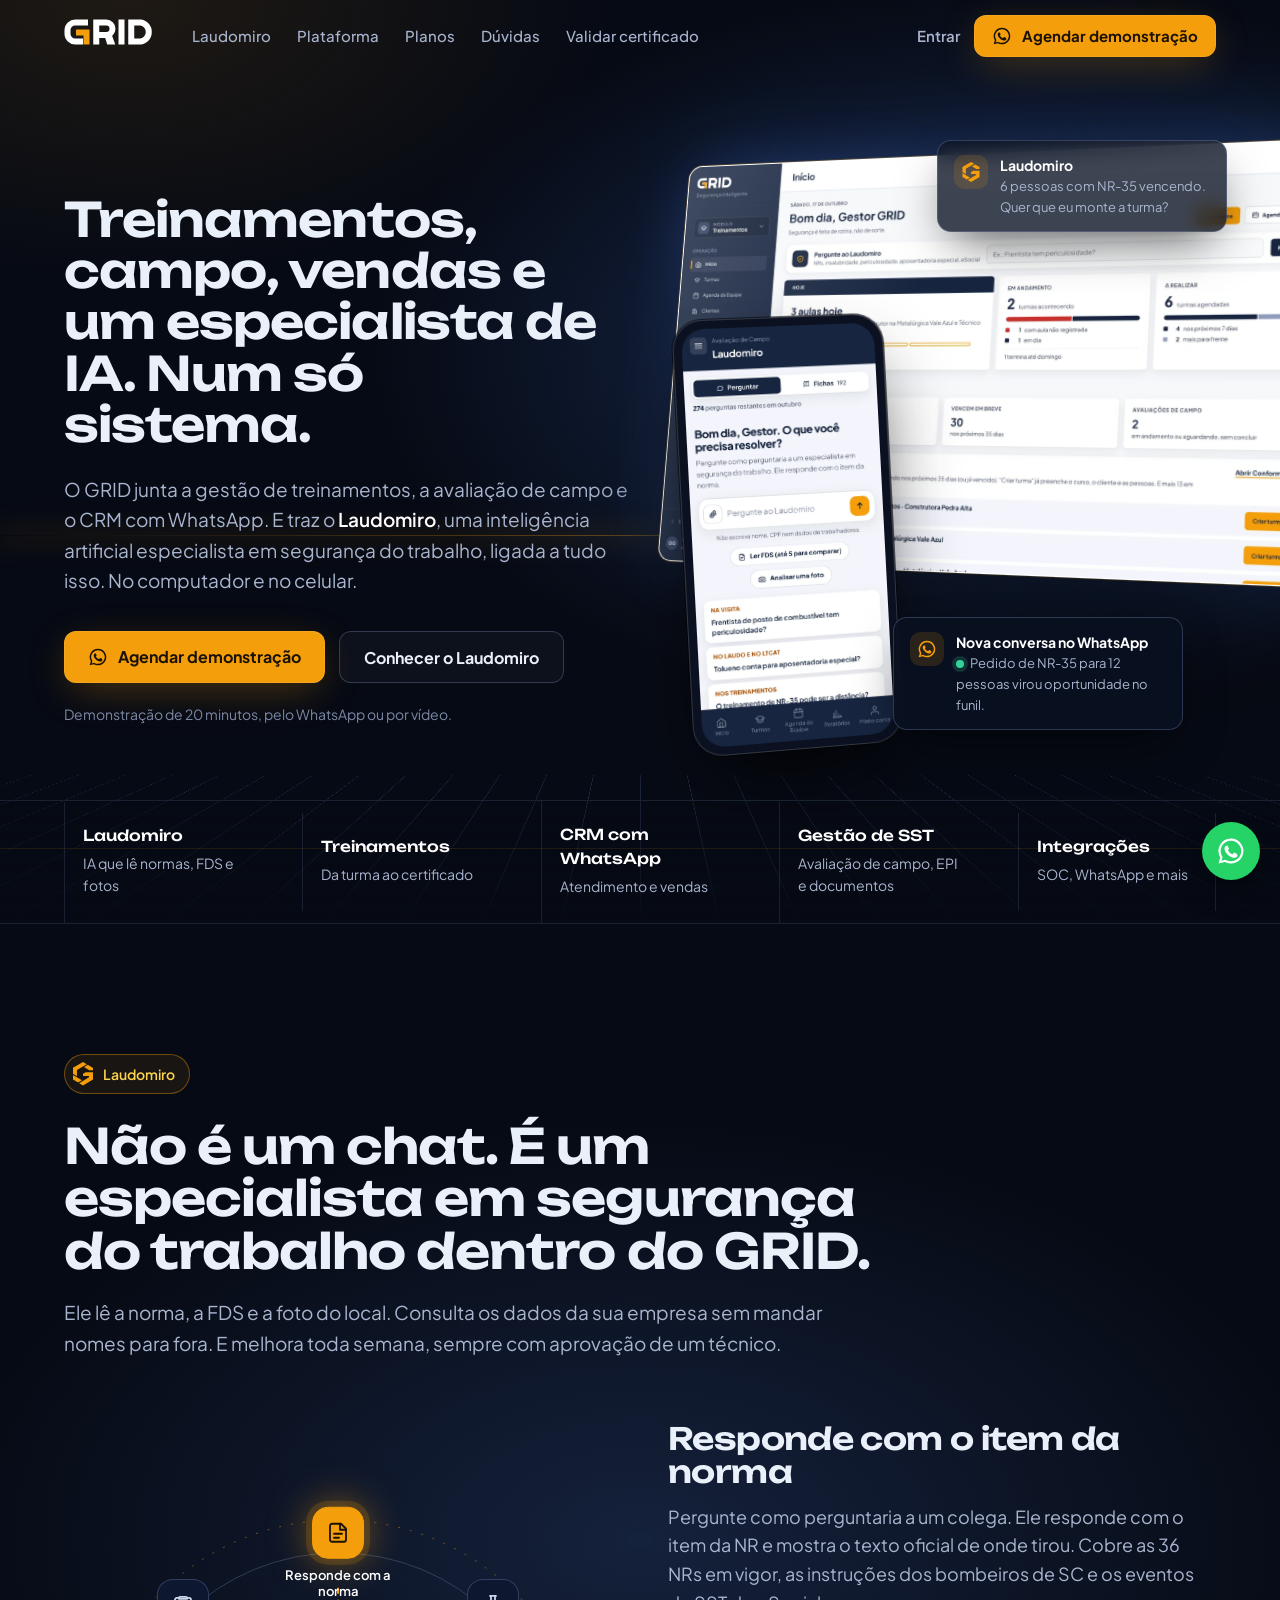
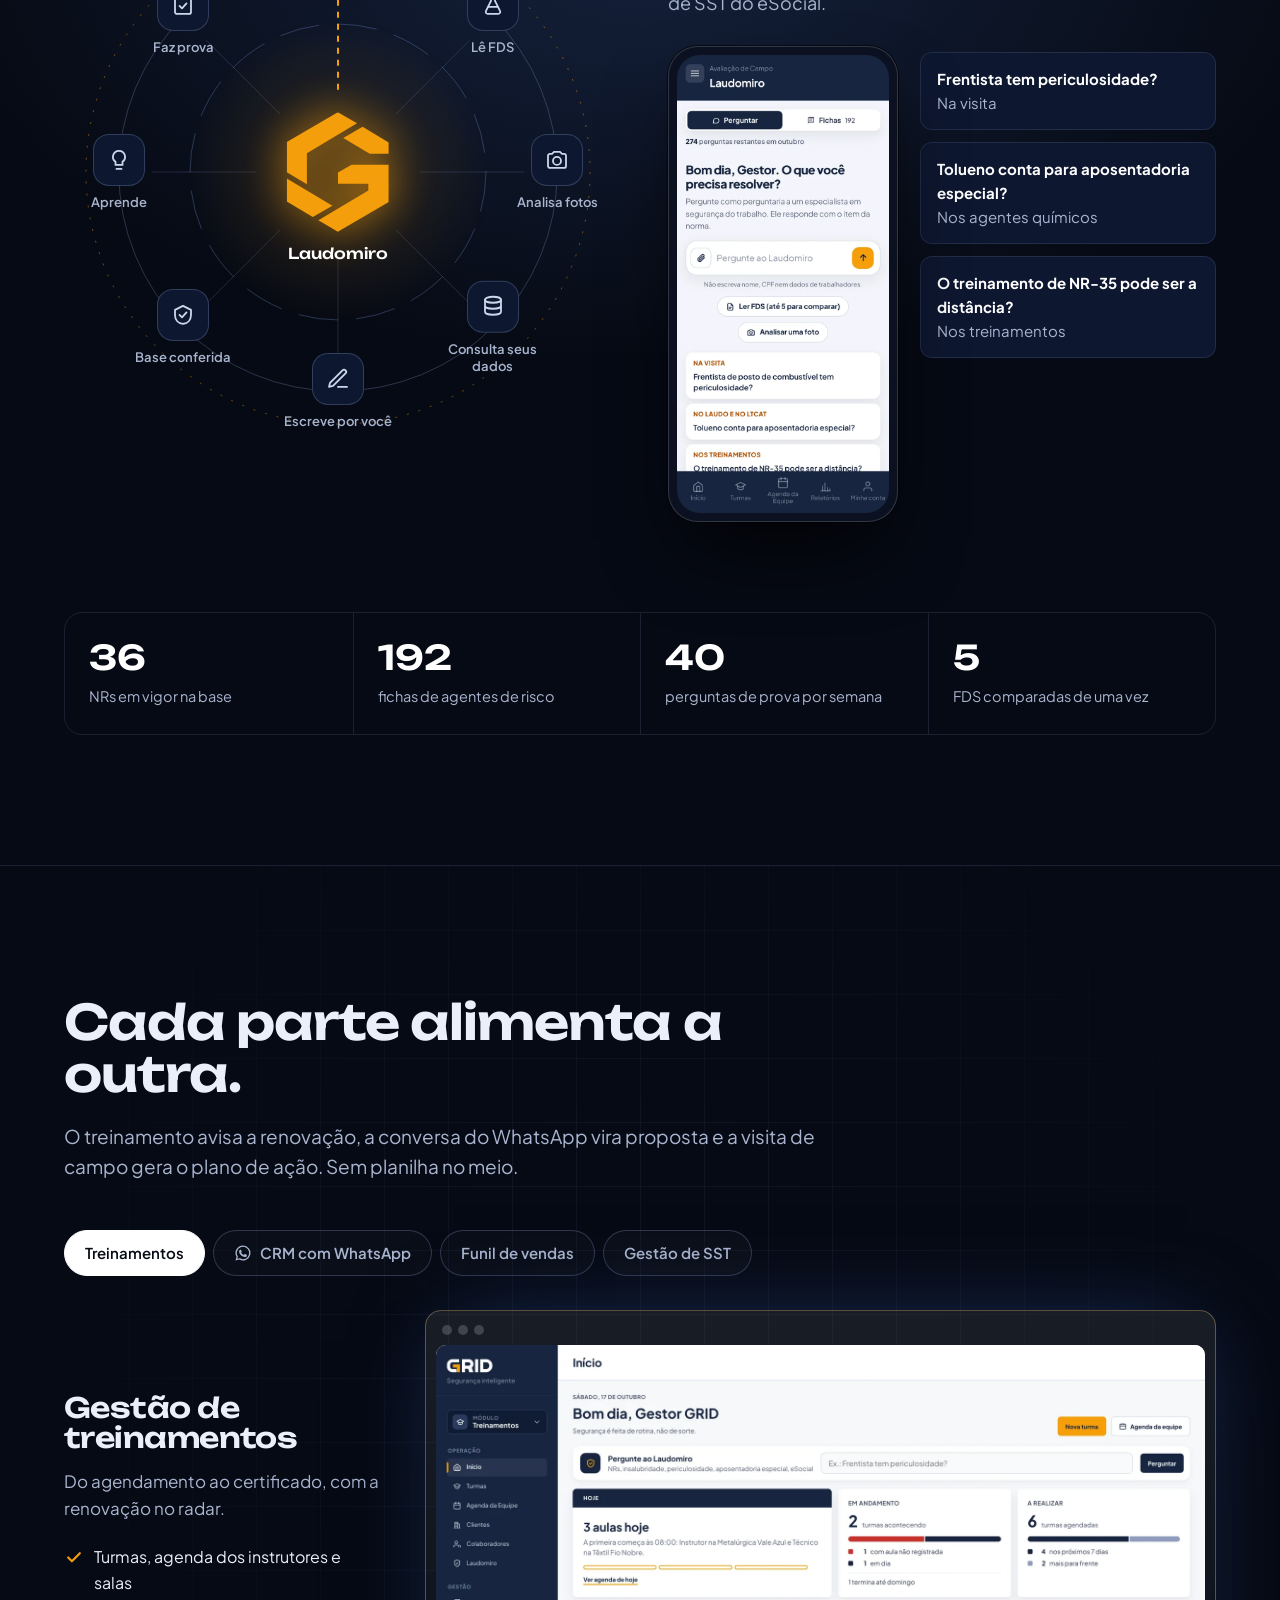
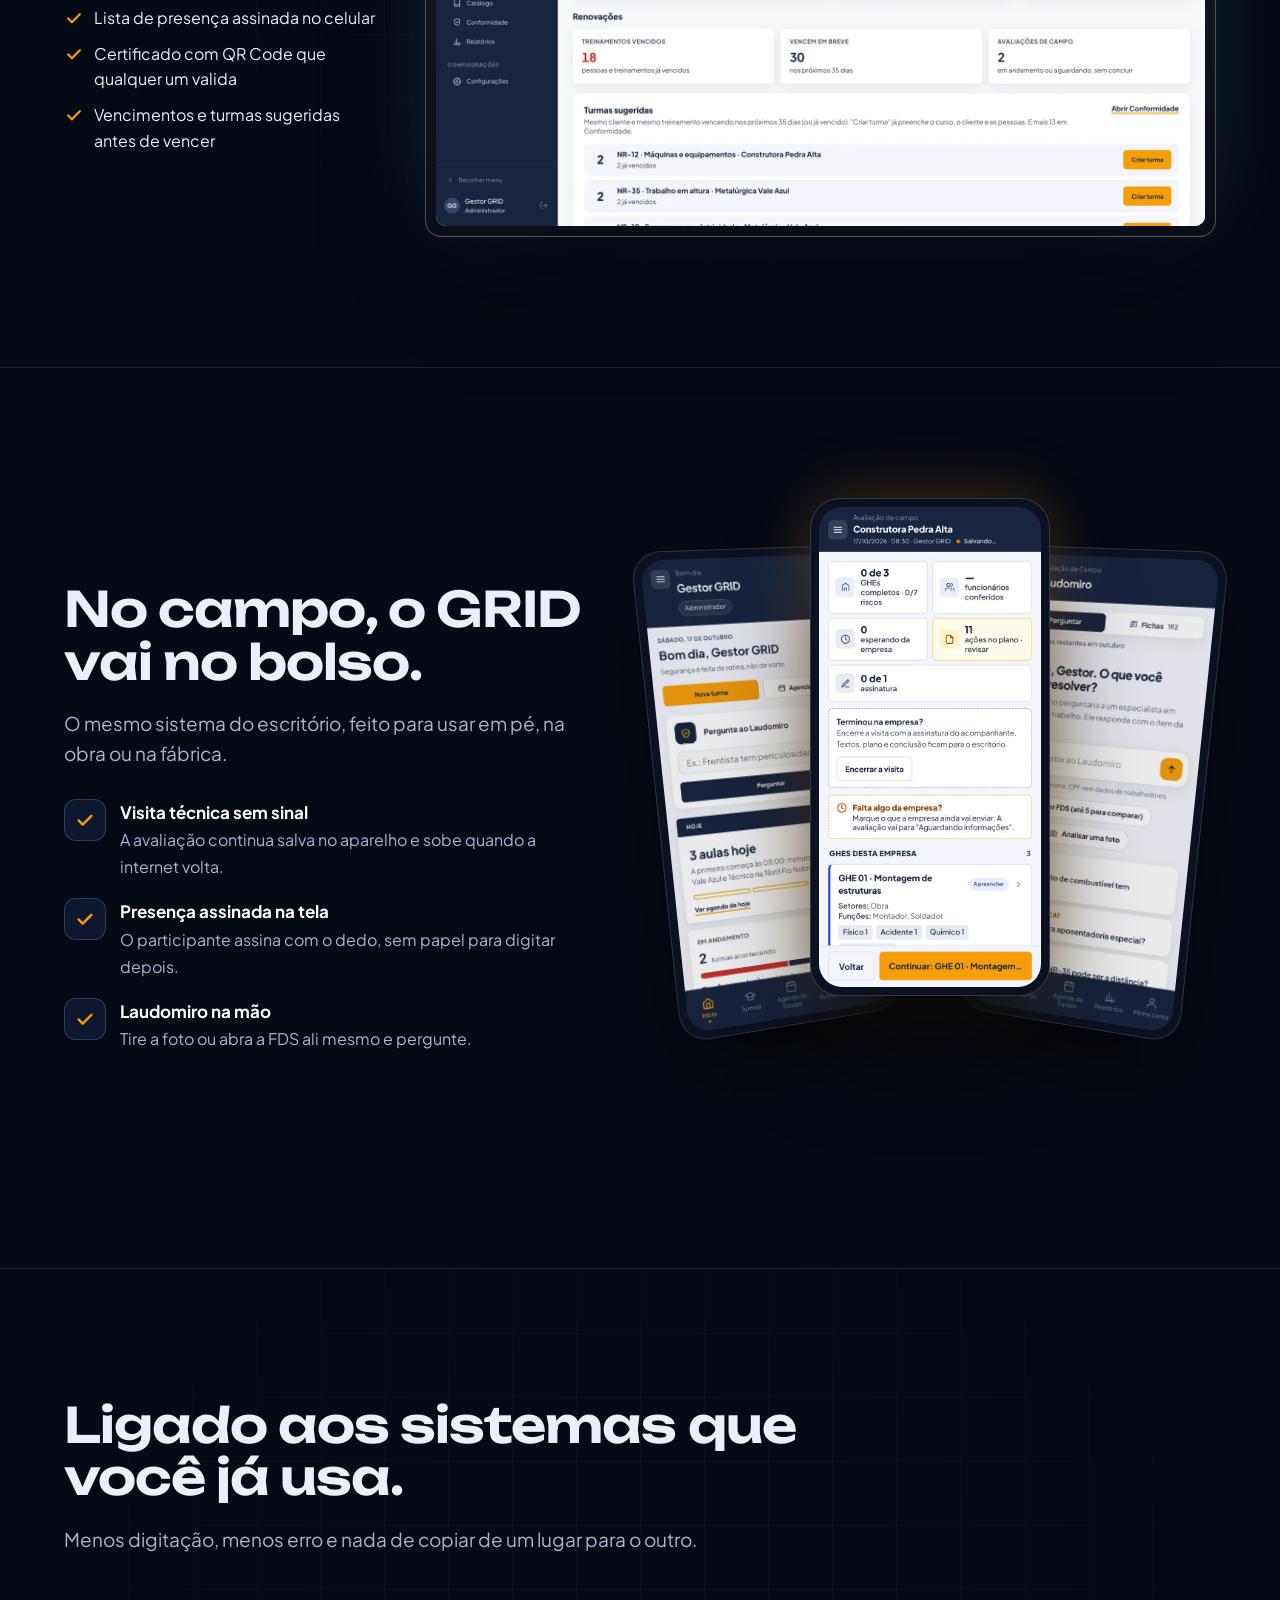
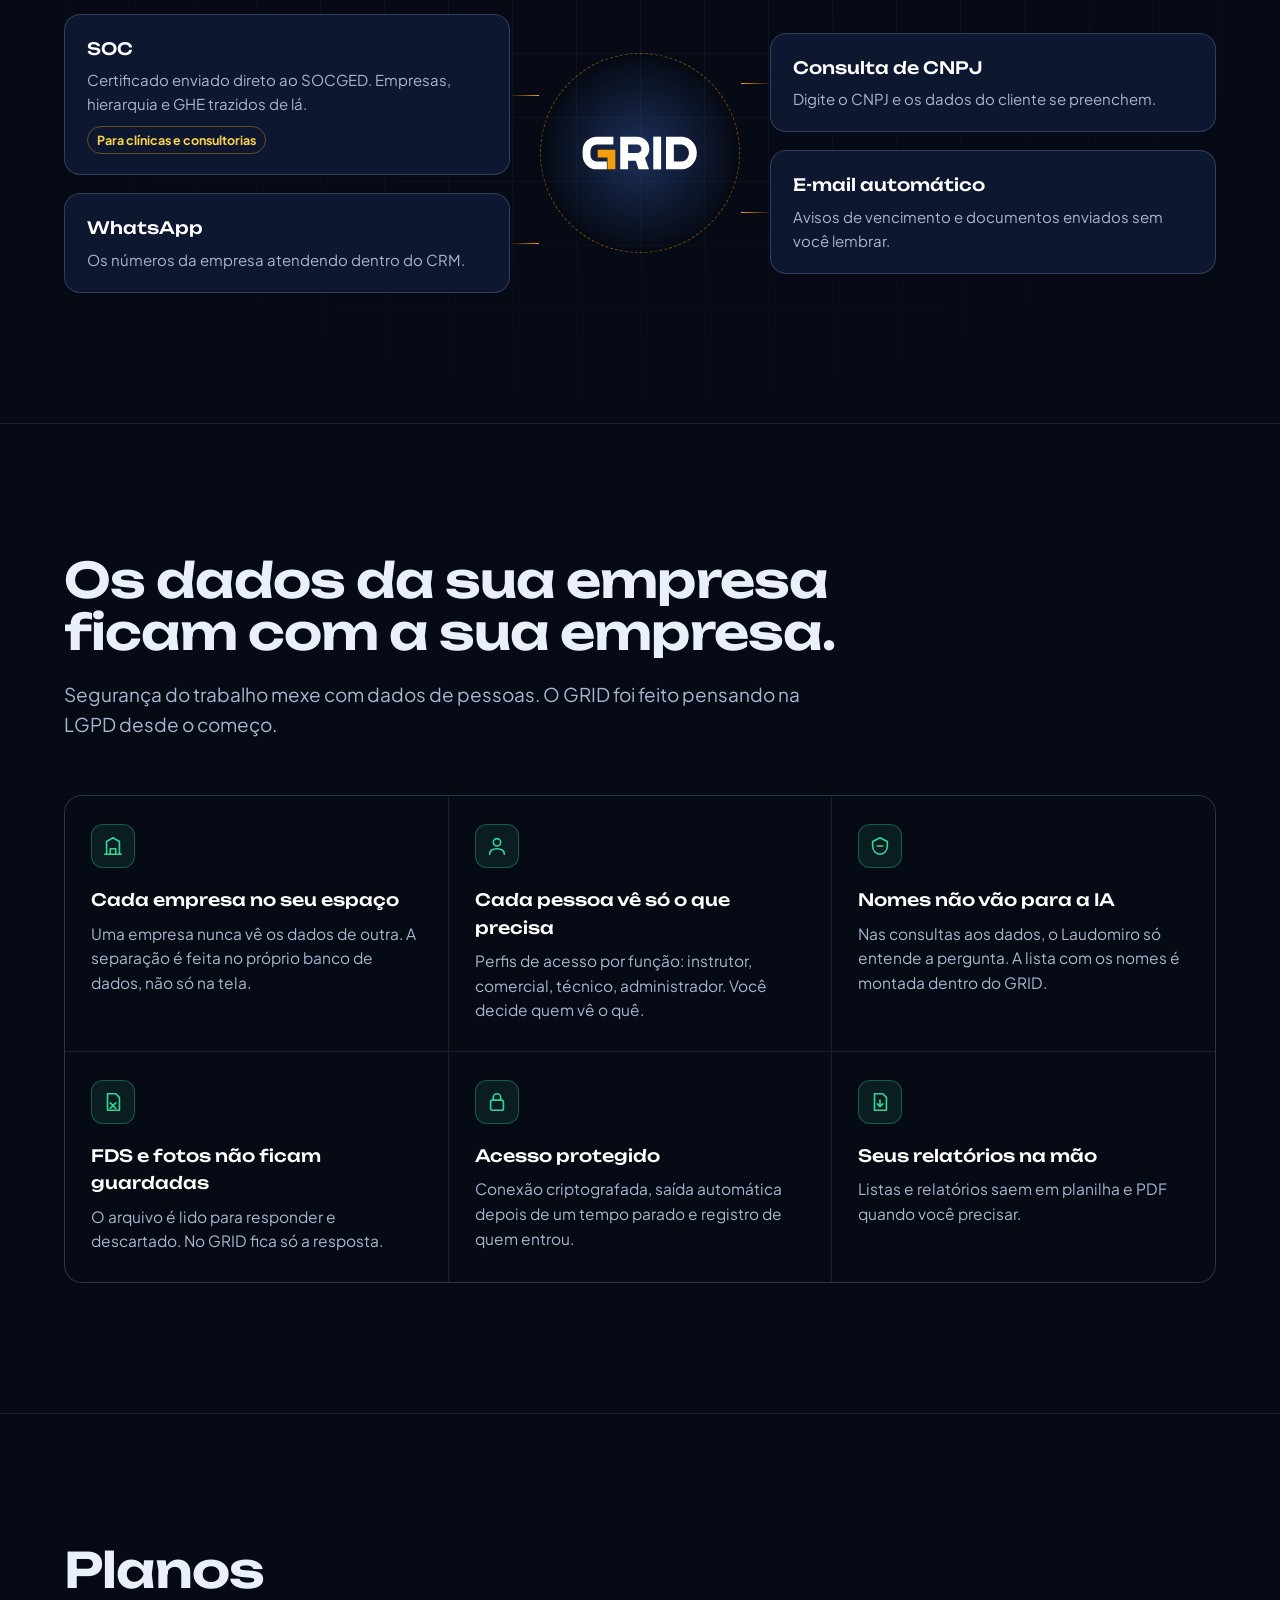
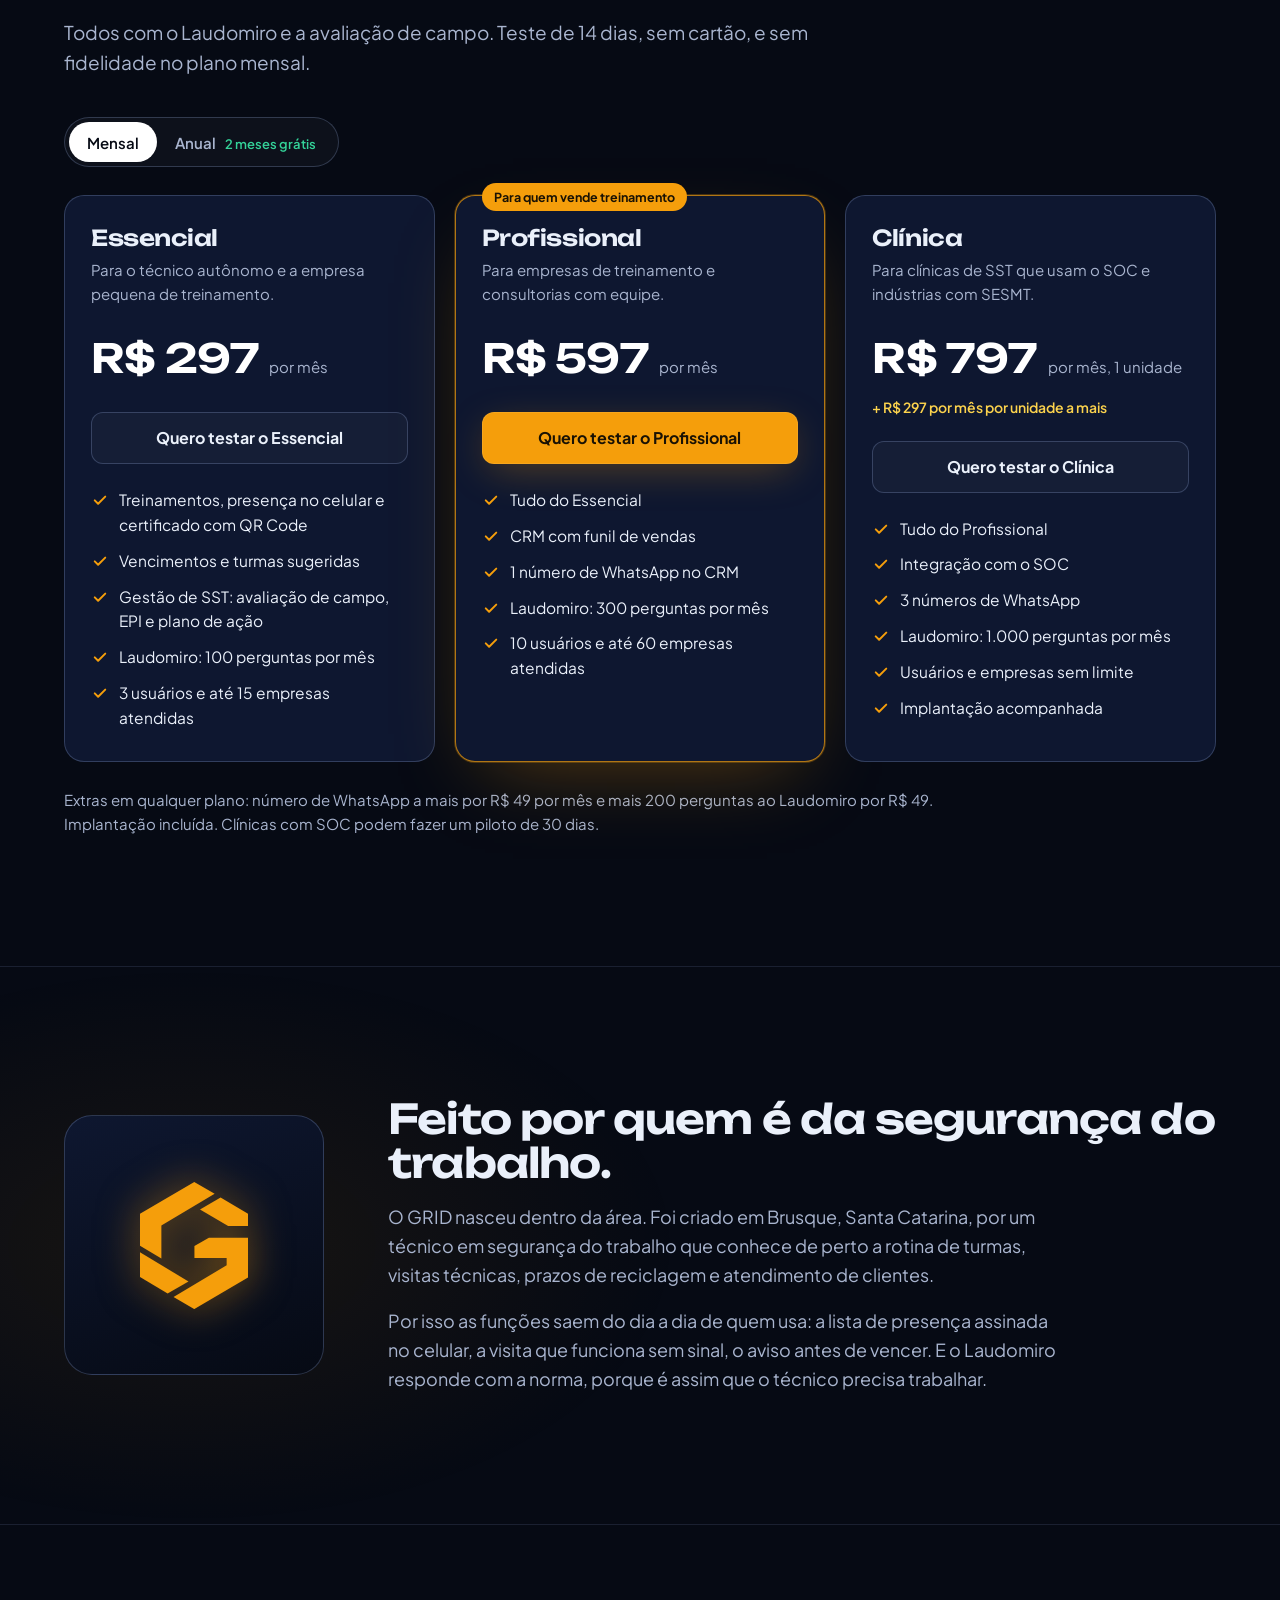
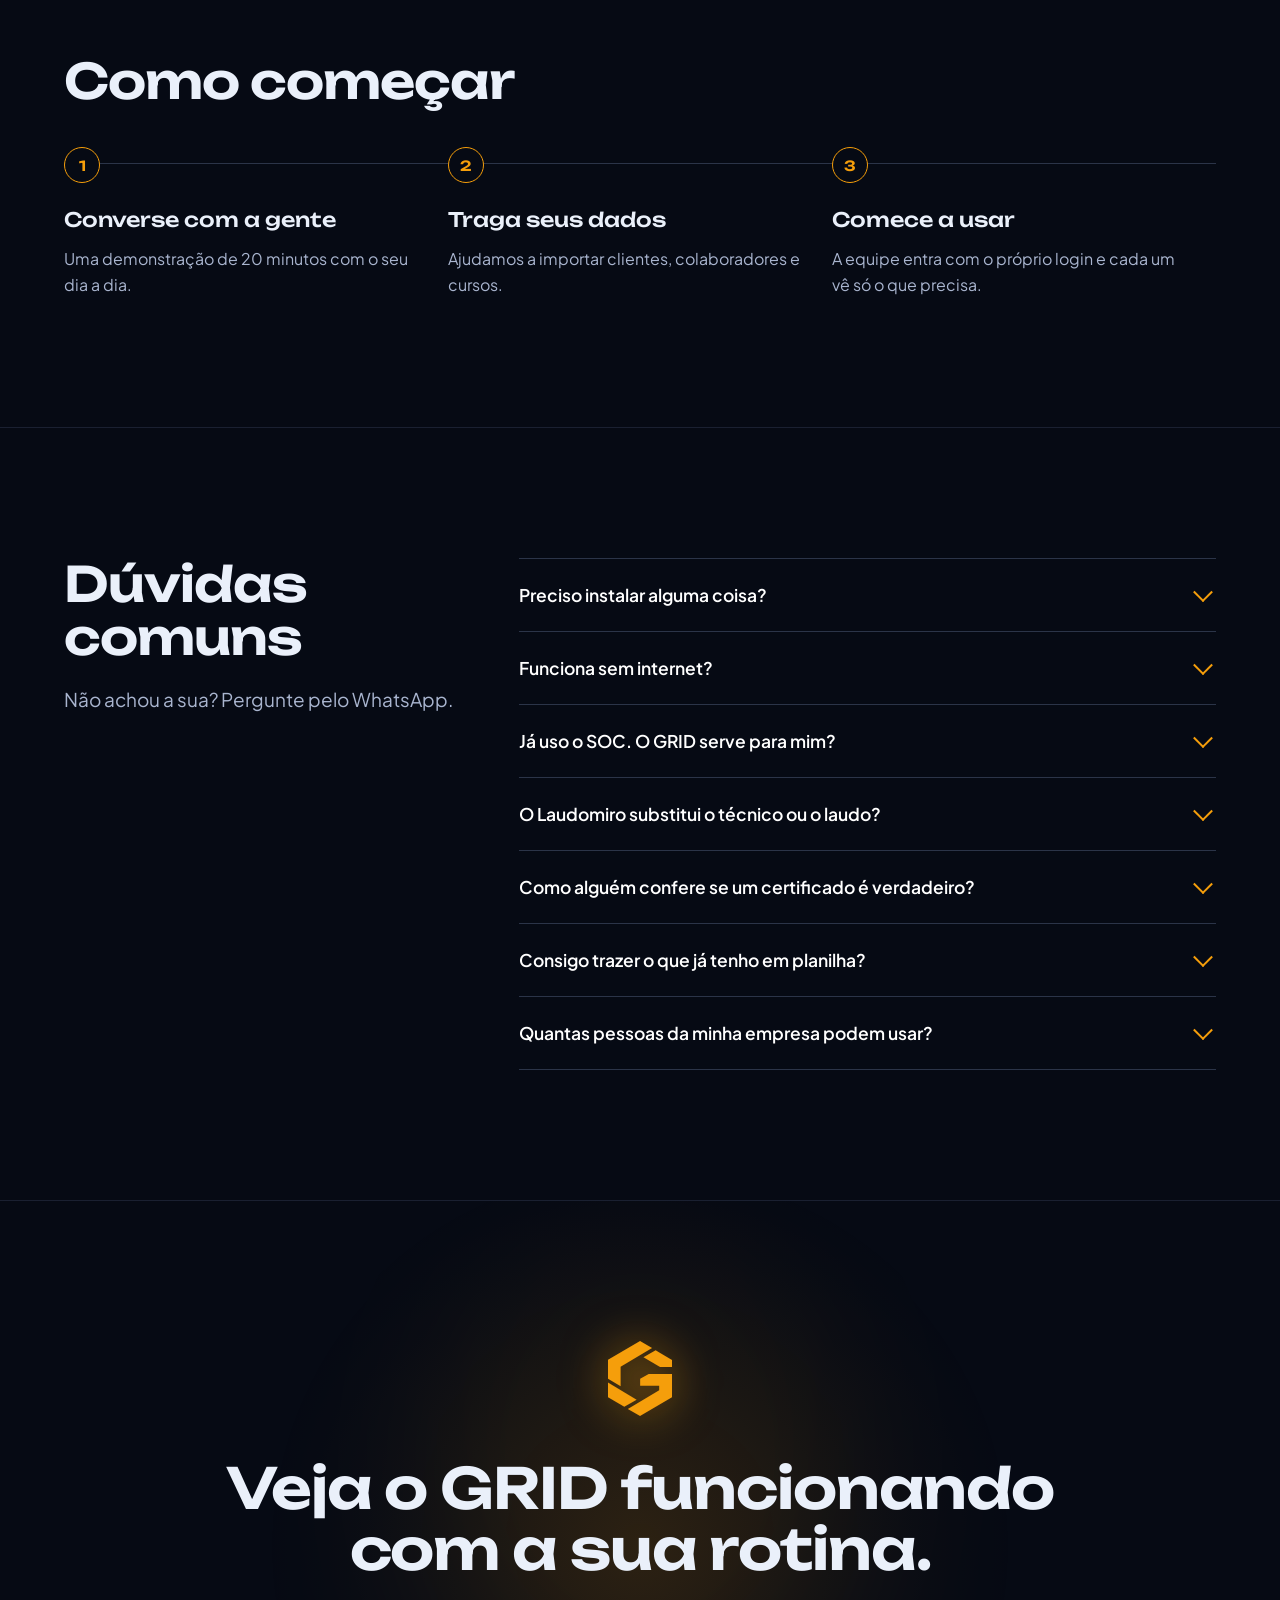
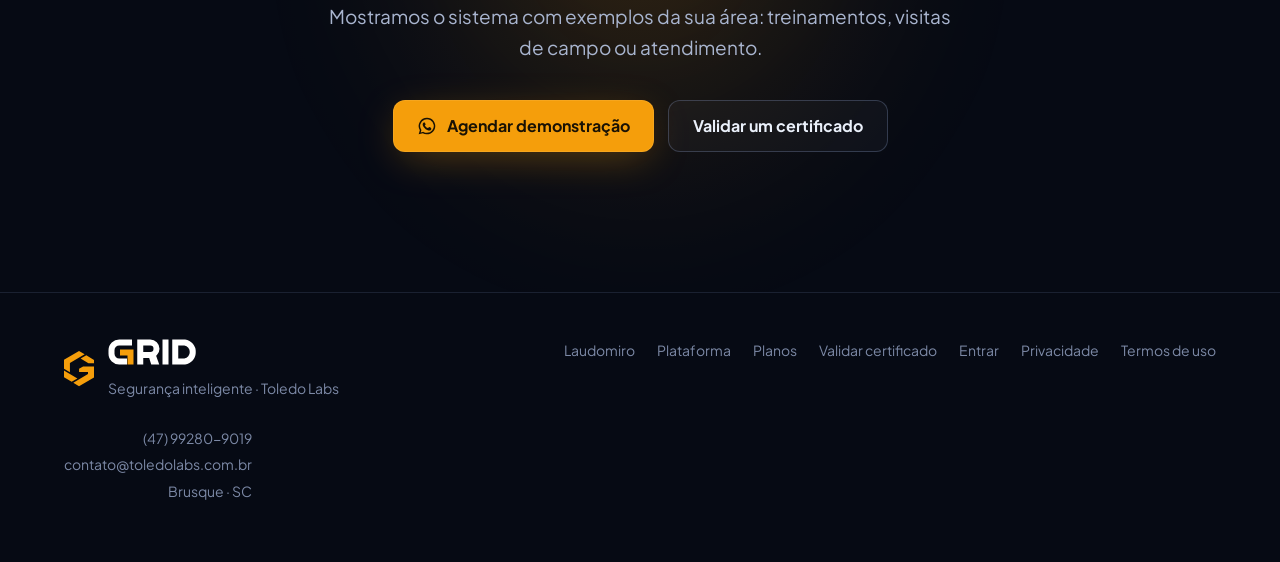
<file: index.html>
<!DOCTYPE html>
<html lang="pt-BR">
<head>
<meta name="google-site-verification" content="_wJ_9Lw_LN_7LfWLr2XQysvCpllET7Env4LVMI0On2U" />
<meta charset="UTF-8">
<meta name="viewport" content="width=device-width, initial-scale=1.0">
<title>GRID | Segurança do trabalho inteligente</title>
<meta name="description" content="GRID: treinamentos, avaliação de campo com GHE, CRM com WhatsApp e o Laudomiro, a inteligência artificial especialista em segurança do trabalho, num só sistema.">
<meta name="theme-color" content="#060A14">
<meta property="og:title" content="GRID | Segurança do trabalho inteligente">
<meta property="og:description" content="Treinamentos, avaliação de campo, CRM com WhatsApp e o Laudomiro num só sistema.">
<meta property="og:image" content="https://www.toledolabs.com.br/assets/site/og-grid.png">
<meta property="og:image:width" content="1200">
<meta property="og:image:height" content="630">
<meta property="og:type" content="website">
<meta property="og:url" content="https://www.toledolabs.com.br/">
<meta name="twitter:card" content="summary_large_image">
<link rel="canonical" href="https://www.toledolabs.com.br/">
<link rel="icon" type="image/png" sizes="32x32" href="./icons/icon-32.png">
<link rel="icon" type="image/png" sizes="192x192" href="./icons/icon-192.png">
<link rel="apple-touch-icon" sizes="180x180" href="./icons/icon-180.png">
<link rel="preconnect" href="https://fonts.googleapis.com">
<link rel="preconnect" href="https://fonts.gstatic.com" crossorigin>
<link href="https://fonts.googleapis.com/css2?family=Unbounded:wght@400;500;600;700&family=Plus+Jakarta+Sans:wght@400;500;600;700&display=swap" rel="stylesheet">
<style>
:root{
  --void:#060A14; --deep:#0A1122; --panel:#0E1730; --navy:#172541; --line:rgba(150,172,222,.14); --line2:rgba(150,172,222,.26);
  --amb:#F59E0B; --amb2:#FCD34D; --ambg:rgba(245,158,11,.35);
  --tx:#EAF0FA; --tx2:#A9B5CF; --tx3:#7C89A6; --ok:#34D399;
  --disp:'Unbounded',system-ui,sans-serif; --body:'Plus Jakarta Sans',system-ui,sans-serif;
  --r:18px; --w:1200px;
}
*{box-sizing:border-box;margin:0;padding:0}
html{scroll-behavior:smooth}
html,body{overflow-x:clip}
body{background:var(--void);color:var(--tx);font-family:var(--body);font-size:17px;line-height:1.6;-webkit-font-smoothing:antialiased}
img{display:block;max-width:100%;height:auto}
a{color:inherit;text-decoration:none}
:focus-visible{outline:2px solid var(--amb);outline-offset:3px;border-radius:6px}
.wrap{max-width:var(--w);margin:0 auto;padding:0 24px}
.wm{height:26px;width:auto;color:#fff}
h1,h2,h3{font-family:var(--disp);font-weight:600;letter-spacing:-.02em;line-height:1.08}
.btn{display:inline-flex;align-items:center;gap:10px;height:52px;padding:0 24px;border-radius:12px;font-weight:700;font-size:16px;white-space:nowrap;transition:transform .15s,box-shadow .2s,background .2s}
.btn svg{width:20px;height:20px}
.btn-amb{background:var(--amb);color:#1A1204;box-shadow:0 0 0 1px rgba(255,255,255,.08) inset,0 10px 40px -8px var(--ambg)}
.btn-amb:hover{transform:translateY(-1px);box-shadow:0 0 0 1px rgba(255,255,255,.15) inset,0 14px 50px -6px rgba(245,158,11,.55)}
.btn-gl{border:1px solid var(--line2);color:var(--tx);background:rgba(255,255,255,.03)}
.btn-gl:hover{background:rgba(255,255,255,.07)}

/* header */
.top{position:fixed;inset:0 0 auto 0;z-index:50;transition:background .25s,border-color .25s;border-bottom:1px solid transparent}
.top.sol{background:rgba(6,10,20,.82);backdrop-filter:blur(14px);-webkit-backdrop-filter:blur(14px);border-color:var(--line)}
.top .wrap{display:flex;align-items:center;gap:28px;height:72px}
.top .wrap>nav{display:flex;gap:26px;margin-left:12px}
.top .wrap>nav a{font-size:15px;color:var(--tx2);font-weight:500;white-space:nowrap}
.top nav a:hover{color:#fff}
.top .acts{margin-left:auto;display:flex;align-items:center;gap:14px}
.top .entrar{font-size:15px;font-weight:600;color:var(--tx2)}
.menu-b{display:none;width:42px;height:42px;border-radius:10px;border:1px solid var(--line2);background:rgba(255,255,255,.04);color:#fff;cursor:pointer;place-items:center}
.menu-b svg{width:22px;height:22px}
.top .menu-m{display:none}
.top.aberto .menu-m{display:grid;gap:4px;padding:10px 24px 22px;background:rgba(6,10,20,.97);border-bottom:1px solid var(--line)}
.menu-m a{padding:12px 0;font-size:17px;font-weight:600;border-bottom:1px solid var(--line)}
.top .entrar:hover{color:#fff}
.top .btn{height:42px;padding:0 18px;font-size:15px}

/* hero */
.hero{position:relative;padding:150px 0 0;min-height:100vh;overflow:hidden;isolation:isolate}
.hero::before{content:"";position:absolute;inset:0;z-index:-2;background:
  radial-gradient(900px 520px at 78% 38%,rgba(43,74,138,.55),transparent 70%),
  radial-gradient(700px 400px at 10% 0%,rgba(245,158,11,.10),transparent 70%)}
.floor{position:absolute;left:-50%;right:-50%;bottom:-2px;height:42%;z-index:-1;perspective:520px;pointer-events:none;
  -webkit-mask-image:linear-gradient(to top,#000 30%,transparent 100%);mask-image:linear-gradient(to top,#000 30%,transparent 100%)}
.floor i{position:absolute;inset:0;transform:rotateX(72deg);transform-origin:50% 100%;
  background-image:linear-gradient(rgba(245,158,11,.45) 1px,transparent 1px),linear-gradient(90deg,rgba(120,150,220,.28) 1px,transparent 1px);
  background-size:80px 80px;animation:andar 6s linear infinite}
@keyframes andar{to{background-position:0 80px,0 0}}
.horiz{position:absolute;left:0;right:0;bottom:42%;height:1px;z-index:-1;opacity:.55;background:linear-gradient(90deg,transparent,rgba(245,158,11,.7),transparent);box-shadow:0 0 30px 6px rgba(245,158,11,.25)}
.hero .wrap{display:grid;grid-template-columns:minmax(0,1.05fr) minmax(0,1fr);gap:40px;align-items:center}
.hero h1{font-size:clamp(34px,3.7vw,52px);font-weight:600;max-width:11.5em}
.hero .lead{margin-top:24px;font-size:19px;color:var(--tx2);max-width:30em}
.hero .lead b{color:#fff;font-weight:600}
.hero .ctas{margin-top:36px;display:flex;gap:14px;flex-wrap:wrap}
.hero .nota{margin-top:20px;font-size:14px;color:var(--tx3)}
.stage{position:relative;height:620px;perspective:1600px}
.tela{position:absolute;border-radius:14px;overflow:hidden;background:#fff;border:1px solid rgba(255,255,255,.18)}
.tela img{width:100%}
.stage .t1{width:118%;left:0;top:10px;transform:rotateY(-18deg) rotateX(8deg) rotateZ(1deg);transform-origin:0 50%;
  box-shadow:0 60px 120px -30px rgba(0,0,0,.8),0 0 0 1px rgba(245,158,11,.25),0 0 80px -10px rgba(43,74,138,.9)}
.stage .t1::after{content:"";position:absolute;inset:0;background:linear-gradient(115deg,rgba(255,255,255,.18),transparent 38%);pointer-events:none}
.cel{position:absolute;width:210px;border-radius:30px;padding:8px;background:#0B1120;border:1px solid rgba(255,255,255,.16);box-shadow:0 40px 80px -20px rgba(0,0,0,.85),0 0 0 1px rgba(0,0,0,.6)}
.cel img{border-radius:23px}
.stage .c1{left:2%;bottom:20px;transform:rotateY(10deg) rotateZ(-3deg)}
.hud{position:absolute;display:flex;gap:12px;align-items:flex-start;padding:14px 16px;border-radius:14px;max-width:290px;font-size:14px;line-height:1.45;
  background:rgba(10,17,34,.78);border:1px solid var(--line2);backdrop-filter:blur(10px);-webkit-backdrop-filter:blur(10px);box-shadow:0 20px 50px -15px rgba(0,0,0,.7)}
.hud b{display:block;color:#fff;font-size:14px}
.hud small{color:var(--tx2);font-size:13px}
.hud .ico{flex:none;width:34px;height:34px;border-radius:10px;display:grid;place-items:center;background:rgba(245,158,11,.14);color:var(--amb)}
.hud .ico svg{width:20px;height:20px}
.stage .h1{right:-2%;top:-10px}
.stage .h2{right:6%;bottom:40px}
.dot{width:8px;height:8px;border-radius:50%;background:var(--ok);box-shadow:0 0 0 4px rgba(52,211,153,.18);display:inline-block;margin-right:6px}
.pilares{position:relative;margin-top:30px;border-top:1px solid var(--line);background:linear-gradient(to bottom,rgba(6,10,20,.2),var(--void))}
.pilares .wrap{display:grid;grid-template-columns:repeat(5,1fr)}
.pilares a{padding:22px 18px 26px;border-left:1px solid var(--line);font-size:14px;color:var(--tx2);transition:background .2s}
.pilares a:last-child{border-right:1px solid var(--line)}
.pilares a:hover{background:rgba(255,255,255,.03)}
.pilares b{display:block;font-family:var(--disp);font-weight:500;font-size:15px;color:#fff;margin-bottom:4px}

/* entrada */
.in{opacity:0;transform:translateY(24px);animation:entra .9s cubic-bezier(.2,.7,.2,1) forwards}
.stage .t1.in{transform:rotateY(-18deg) rotateX(8deg) rotateZ(1deg) translateY(60px);animation:sobe 1.3s .25s cubic-bezier(.2,.7,.2,1) forwards}
@keyframes entra{to{opacity:1;transform:none}}
@keyframes sobe{to{opacity:1;transform:rotateY(-18deg) rotateX(8deg) rotateZ(1deg)}}
.d1{animation-delay:.1s}.d2{animation-delay:.2s}.d3{animation-delay:.35s}.d4{animation-delay:.9s}.d5{animation-delay:1.15s}.d6{animation-delay:1.35s}
.stage .c1.in{transform:rotateY(10deg) rotateZ(-3deg) translateY(40px);animation:sobec 1.1s .7s cubic-bezier(.2,.7,.2,1) forwards}
@keyframes sobec{to{opacity:1;transform:rotateY(10deg) rotateZ(-3deg)}}

/* seções */
section{position:relative}
.sec{padding:130px 0}
.sec-h{max-width:820px}
.sec-h h2{font-size:clamp(30px,3.8vw,50px)}
.sec-h p{margin-top:20px;color:var(--tx2);font-size:19px;max-width:40em}

/* laudomiro */
#laudomiro{background:radial-gradient(1000px 600px at 50% 40%,rgba(23,37,65,.9),var(--void) 70%);border-top:1px solid var(--line)}
.lq-tag{display:inline-flex;align-items:center;gap:10px;padding:7px 14px 7px 8px;border-radius:999px;border:1px solid rgba(245,158,11,.4);background:rgba(245,158,11,.08);color:var(--amb2);font-size:14px;font-weight:600;margin-bottom:26px}
.lq-tag .hex{width:20px;height:auto;color:var(--amb)}
.lq-grid{margin-top:64px;display:grid;grid-template-columns:minmax(0,1fr) minmax(0,1fr);gap:56px;align-items:center}
.orb{position:relative;aspect-ratio:1;width:100%;max-width:560px;margin:0 auto}
.orb svg.an{position:absolute;inset:0;width:100%;height:100%;overflow:visible}
.an *{vector-effect:non-scaling-stroke}
.an .ring{fill:none;stroke:var(--line2)}
.an .ring.d{stroke-dasharray:2 10;stroke:rgba(245,158,11,.45);transform-origin:50% 50%;animation:gira 60s linear infinite}
.an .ring.d2{stroke-dasharray:40 18;stroke:rgba(120,150,220,.3);transform-origin:50% 50%;animation:gira 90s linear infinite reverse}
@keyframes gira{to{transform:rotate(360deg)}}
.an .raio{stroke:rgba(150,172,222,.18);stroke-width:1}
.an .raio.on{stroke:var(--amb);stroke-width:2;stroke-dasharray:6 6;animation:flui 1s linear infinite}
@keyframes flui{to{stroke-dashoffset:-12}}
.nucleo{position:absolute;left:50%;top:50%;width:30%;transform:translate(-50%,-50%);display:grid;place-items:center}
.nucleo::before{content:"";position:absolute;width:190%;aspect-ratio:1;border-radius:50%;background:radial-gradient(circle,rgba(245,158,11,.30),rgba(245,158,11,.06) 45%,transparent 70%);animation:pulsa 3.2s ease-in-out infinite}
@keyframes pulsa{50%{transform:scale(1.08);opacity:.8}}
.nucleo .hex{position:relative;width:62%;height:auto;color:var(--amb);filter:drop-shadow(0 0 18px rgba(245,158,11,.6))}
.nucleo span{position:absolute;bottom:-34px;font-family:var(--disp);font-size:15px;font-weight:500;color:#fff;white-space:nowrap}
.no{position:absolute;transform:translate(-50%,-50%);display:flex;flex-direction:column;align-items:center;gap:8px;background:none;border:0;color:var(--tx2);font:600 13px/1.25 var(--body);cursor:pointer;width:116px;text-align:center}
.no i{width:52px;height:52px;border-radius:16px;display:grid;place-items:center;background:var(--panel);border:1px solid var(--line2);color:#cdd7ec;transition:all .25s}
.no i svg{width:24px;height:24px}
.no:hover i{border-color:rgba(245,158,11,.6);color:#fff}
.no.on{color:#fff}
.no.on i{background:var(--amb);color:#1A1204;border-color:var(--amb);box-shadow:0 0 0 6px rgba(245,158,11,.15),0 0 40px rgba(245,158,11,.55)}
.painel{position:relative;min-height:660px}
.orb{position:sticky;top:110px}
.painel article{display:none}
.painel article.on{display:block;animation:entra .5s ease forwards;opacity:0;transform:translateY(10px)}
.painel h3{font-size:clamp(24px,2.4vw,32px)}
.painel p{margin-top:14px;color:var(--tx2);font-size:18px;max-width:34em}
.painel .prova{margin-top:28px;position:relative}
.painel .prova .selo{position:static;margin-top:14px}
.moldura{position:relative;border-radius:14px;overflow:hidden;border:1px solid rgba(255,255,255,.16);background:#fff;box-shadow:0 40px 80px -30px rgba(0,0,0,.85),0 0 60px -20px rgba(245,158,11,.35)}
.moldura.alta{max-height:430px}
.moldura.alta::after{content:"";position:absolute;inset:auto 0 0 0;height:90px;background:linear-gradient(transparent,rgba(255,255,255,.95))}
.selo{position:absolute;left:16px;bottom:-14px;z-index:2;display:inline-flex;align-items:center;gap:8px;padding:8px 14px;border-radius:999px;background:#0B1324;border:1px solid var(--line2);font-size:13px;font-weight:600;color:#fff}
.painel .cel{position:relative;width:230px}
.painel .duo{display:flex;gap:22px;align-items:flex-start}
.painel .lista{display:grid;gap:12px;margin-top:6px;flex:1}
.painel .lista div{padding:14px 16px;border-radius:12px;background:var(--panel);border:1px solid var(--line);font-size:15px;color:var(--tx2)}
.painel .lista b{color:#fff;display:block;font-size:15px}
.foto-hud{position:relative;aspect-ratio:16/10;border-radius:14px;overflow:hidden;border:1px solid var(--line2);background:
 linear-gradient(160deg,#1b2a47,#0d1527)}
.foto-hud svg{position:absolute;inset:0;width:100%;height:100%}
.foto-hud .pt{position:absolute;display:flex;gap:8px;align-items:center;padding:6px 10px;border-radius:8px;font-size:12.5px;font-weight:700;background:rgba(6,10,20,.85);border:1px solid}
.foto-hud .pt.a{border-color:#F87171;color:#FCA5A5}
.foto-hud .pt.m{border-color:var(--amb);color:var(--amb2)}
.foto-hud .leg{position:absolute;right:12px;bottom:12px;font-size:12px;color:var(--tx3)}
.fatos{margin-top:90px;display:grid;grid-template-columns:repeat(4,1fr);border:1px solid var(--line);border-radius:var(--r);overflow:hidden}
.fatos div{padding:26px 24px;border-left:1px solid var(--line)}
.fatos div:first-child{border-left:0}
.fatos b{display:block;font-family:var(--disp);font-weight:600;font-size:34px;color:#fff;line-height:1.1}
.fatos span{display:block;margin-top:8px;font-size:14.5px;color:var(--tx2)}

/* plataforma */
#plataforma{border-top:1px solid var(--line)}
.grade::before{content:"";position:absolute;inset:0;z-index:-1;pointer-events:none;background-image:linear-gradient(rgba(120,150,220,.07) 1px,transparent 1px),linear-gradient(90deg,rgba(120,150,220,.07) 1px,transparent 1px);background-size:64px 64px;-webkit-mask-image:radial-gradient(ellipse at 50% 40%,#000 20%,transparent 75%);mask-image:radial-gradient(ellipse at 50% 40%,#000 20%,transparent 75%)}
.grade{isolation:isolate}
.abas{margin-top:48px;display:flex;gap:8px;flex-wrap:wrap}
.abas button{height:46px;padding:0 20px;border-radius:999px;border:1px solid var(--line2);background:rgba(255,255,255,.02);color:var(--tx2);font:600 15px var(--body);cursor:pointer;display:inline-flex;gap:8px;align-items:center}
.abas button svg{width:18px;height:18px}
.abas button[aria-selected="true"]{background:#fff;color:var(--void);border-color:#fff}
.vitrine{margin-top:34px;display:grid;grid-template-columns:minmax(0,.8fr) minmax(0,2fr);gap:44px;align-items:center}
.vitrine .txt h3{font-size:28px}
.vitrine .txt p{margin-top:14px;color:var(--tx2)}
.vitrine .txt ul{list-style:none;margin-top:22px;display:grid;gap:10px}
.vitrine .txt li{display:flex;gap:10px;font-size:16px;color:var(--tx)}
.vitrine .txt li svg{flex:none;width:20px;height:20px;color:var(--amb);margin-top:3px}
.vitrine .txt .dif{margin-top:22px;padding:12px 14px;border-radius:12px;border:1px solid rgba(245,158,11,.35);background:rgba(245,158,11,.07);font-size:15px;color:var(--amb2)}
.janela{position:relative;border-radius:16px;padding:10px;outline:1px solid rgba(245,158,11,.22);outline-offset:-1px;background:linear-gradient(180deg,rgba(255,255,255,.08),rgba(255,255,255,.02));border:1px solid var(--line2);box-shadow:0 50px 100px -40px rgba(0,0,0,.9),0 0 90px -30px rgba(43,74,138,.9)}
.janela .barra{display:flex;gap:6px;padding:4px 6px 10px}
.janela .barra i{width:10px;height:10px;border-radius:50%;background:rgba(255,255,255,.18)}
.janela .vid{position:relative;border-radius:10px;overflow:hidden;aspect-ratio:16/10;background:#f5f7fb}
.janela img{position:absolute;inset:0;width:100%;height:100%;object-fit:cover;object-position:top left;opacity:0;transition:opacity .45s}
.janela img.on{opacity:1}
.scan{position:absolute;left:0;right:0;height:2px;top:0;background:linear-gradient(90deg,transparent,var(--amb),transparent);box-shadow:0 0 20px 4px rgba(245,158,11,.5);opacity:0;pointer-events:none}
.scan.vai{animation:scan .8s ease forwards}
@keyframes scan{0%{top:0;opacity:1}100%{top:100%;opacity:0}}
.vitrine .txt article{display:none}
.vitrine .txt article.on{display:block}

/* celular */
#celular{border-top:1px solid var(--line);overflow:hidden}
#celular .wrap{display:grid;grid-template-columns:minmax(0,1fr) minmax(0,1.1fr);gap:60px;align-items:center}
.leque{position:relative;height:640px;perspective:1400px}
.leque .cel{width:240px;top:40px}
.leque .k1{left:4%;transform:rotateY(22deg) rotateZ(-6deg) translateZ(-60px);opacity:.92}
.leque .k2{left:calc(50% - 120px);top:0;z-index:2;box-shadow:0 60px 100px -20px rgba(0,0,0,.9),0 0 70px -10px rgba(245,158,11,.35)}
.leque .k3{right:4%;transform:rotateY(-22deg) rotateZ(6deg) translateZ(-60px);opacity:.92}
.itens{margin-top:30px;display:grid;gap:18px}
.itens>div{display:flex;gap:14px}
.itens i{flex:none;width:42px;height:42px;border-radius:12px;display:grid;place-items:center;background:var(--panel);border:1px solid var(--line2);color:var(--amb)}
.itens i svg{width:22px;height:22px}
.itens b{display:block;color:#fff}
.itens span{color:var(--tx2);font-size:16px}

/* integrações */
#integracoes{border-top:1px solid var(--line)}
.circ{margin-top:60px;position:relative;display:grid;grid-template-columns:1fr auto 1fr;gap:30px;align-items:center}
.circ .lado{display:grid;gap:18px}
.circ .cx{padding:20px 22px;border-radius:16px;background:var(--panel);border:1px solid var(--line2);position:relative}
.circ .cx b{display:block;font-family:var(--disp);font-weight:500;color:#fff;font-size:17px}
.circ .cx span{display:block;margin-top:6px;color:var(--tx2);font-size:15px}
.circ .cx em{font-style:normal;display:inline-block;margin-top:10px;font-size:12.5px;font-weight:700;color:var(--amb2);border:1px solid rgba(245,158,11,.4);padding:3px 9px;border-radius:999px}
.circ .meio{width:200px;height:200px;border-radius:50%;display:grid;place-items:center;position:relative;background:radial-gradient(circle,rgba(43,74,138,.6),transparent 70%)}
.circ .meio::before{content:"";position:absolute;inset:0;border-radius:50%;border:1px dashed rgba(245,158,11,.45);animation:gira 40s linear infinite}
.circ .meio .wm{height:34px}
.circ .lado.e .cx::after,.circ .lado.d .cx::before{content:"";position:absolute;top:50%;width:30px;height:1px;background:linear-gradient(90deg,var(--amb),transparent)}
.circ .lado.e .cx::after{right:-30px;transform:scaleX(-1)}
.circ .lado.d .cx::before{left:-30px}

/* segurança */
#seguranca{border-top:1px solid var(--line)}
.cofre{margin-top:56px;display:grid;grid-template-columns:repeat(3,1fr);gap:1px;background:var(--line);border:1px solid var(--line);border-radius:var(--r);overflow:hidden}
.cofre>div{background:var(--void);padding:28px 26px}
.cofre i{width:44px;height:44px;border-radius:12px;display:grid;place-items:center;background:rgba(52,211,153,.10);border:1px solid rgba(52,211,153,.35);color:var(--ok);margin-bottom:18px}
.cofre i svg{width:22px;height:22px}
.cofre b{display:block;font-family:var(--disp);font-weight:500;font-size:17px;color:#fff}
.cofre span{display:block;margin-top:8px;color:var(--tx2);font-size:15.5px}
/* planos */
#planos{border-top:1px solid var(--line)}
.ciclo{margin-top:40px;display:inline-flex;padding:4px;border-radius:999px;border:1px solid var(--line2);background:rgba(255,255,255,.03)}
.ciclo button{height:40px;padding:0 18px;border-radius:999px;border:0;background:none;color:var(--tx2);font:600 15px var(--body);cursor:pointer}
.ciclo button em{font-style:normal;color:var(--ok);font-size:13px;margin-left:6px}
.ciclo button[aria-pressed="true"]{background:#fff;color:var(--void)}
.ciclo button[aria-pressed="true"] em{color:#0f7a52}
.planos{margin-top:28px;display:grid;grid-template-columns:repeat(3,1fr);gap:20px;align-items:stretch}
.plano{position:relative;display:flex;flex-direction:column;padding:30px 26px;border-radius:20px;background:var(--panel);border:1px solid var(--line2)}
.plano.dest{border-color:rgba(245,158,11,.7);box-shadow:0 0 0 1px rgba(245,158,11,.25),0 30px 80px -30px rgba(245,158,11,.35)}
.plano .fita{position:absolute;top:-13px;left:26px;padding:4px 12px;border-radius:999px;background:var(--amb);color:#1A1204;font-size:12.5px;font-weight:700}
.plano h3{font-size:22px}
.plano .pq{margin-top:8px;color:var(--tx2);font-size:15px;min-height:46px}
.plano .preco{margin-top:20px;display:flex;align-items:baseline;gap:10px;flex-wrap:wrap}
.plano .preco .v{font-family:var(--disp);font-weight:600;font-size:40px;color:#fff;letter-spacing:-.02em}
.plano .preco .u{color:var(--tx2);font-size:15px}
.plano .mais{margin-top:6px;color:var(--amb2);font-size:14px;font-weight:600}
.plano .btn{margin-top:22px;justify-content:center;width:100%}
.plano ul{list-style:none;margin-top:24px;display:grid;gap:11px}
.plano li{display:flex;gap:10px;font-size:15.5px;color:var(--tx)}
.plano li svg{flex:none;width:18px;height:18px;color:var(--amb);margin-top:3px}
.extras{margin-top:26px;color:var(--tx2);font-size:15px;max-width:60em}
/* quem faz */
#quem{border-top:1px solid var(--line);background:radial-gradient(700px 400px at 15% 50%,rgba(245,158,11,.08),transparent 70%)}
.quem{display:grid;grid-template-columns:260px minmax(0,1fr);gap:64px;align-items:center}
.quem-sim{aspect-ratio:1;border-radius:28px;display:grid;place-items:center;border:1px solid var(--line2);background:linear-gradient(160deg,var(--panel),var(--void))}
.quem-sim .hex{width:42%;height:auto;color:var(--amb);filter:drop-shadow(0 0 20px rgba(245,158,11,.5))}
.quem h2{font-size:clamp(28px,3.2vw,42px)}
.quem p{margin-top:18px;color:var(--tx2);font-size:18px;max-width:38em}
/* dúvidas */
#duvidas{border-top:1px solid var(--line)}
.duv{display:grid;grid-template-columns:minmax(0,.8fr) minmax(0,1.4fr);gap:56px;align-items:start}
.faq details{border-bottom:1px solid var(--line2)}
.faq details:first-child{border-top:1px solid var(--line2)}
.faq summary{list-style:none;cursor:pointer;padding:22px 40px 22px 0;position:relative;font-weight:600;font-size:17.5px;color:#fff}
.faq summary::-webkit-details-marker{display:none}
.faq summary::after{content:"";position:absolute;right:6px;top:50%;width:12px;height:12px;border-right:2px solid var(--amb);border-bottom:2px solid var(--amb);transform:translateY(-70%) rotate(45deg);transition:transform .2s}
.faq details[open] summary::after{transform:translateY(-30%) rotate(-135deg)}
.faq details p{padding:0 40px 22px 0;color:var(--tx2);font-size:16.5px}
video.demo{display:block;width:100%;height:auto;background:#f5f7fb}
/* começar */
#comecar{border-top:1px solid var(--line)}
.passos{margin-top:56px;display:grid;grid-template-columns:repeat(3,1fr);gap:0;counter-reset:p;border-top:1px solid var(--line2)}
.passos li{list-style:none;padding:30px 30px 0 0;position:relative}
.passos li::before{counter-increment:p;content:counter(p);position:absolute;top:-17px;left:0;width:34px;height:34px;border-radius:50%;display:grid;place-items:center;background:var(--void);border:1px solid var(--amb);color:var(--amb);font:600 14px var(--disp)}
.passos b{display:block;font-family:var(--disp);font-weight:500;font-size:20px;margin-top:10px}
.passos span{display:block;margin-top:10px;color:var(--tx2);font-size:16px;max-width:22em}

/* final */
.final{padding:140px 24px;text-align:center;position:relative;overflow:hidden;border-top:1px solid var(--line)}
.final::before{content:"";position:absolute;left:50%;top:50%;width:900px;height:900px;transform:translate(-50%,-50%);background:radial-gradient(circle,rgba(245,158,11,.16),transparent 60%)}
.final .hex{position:relative;width:64px;height:auto;color:var(--amb);margin:0 auto 34px;filter:drop-shadow(0 0 22px rgba(245,158,11,.6))}
.final h2{position:relative;font-size:clamp(32px,4.4vw,58px);max-width:15em;margin:0 auto}
.final p{position:relative;margin:22px auto 0;color:var(--tx2);font-size:19px;max-width:34em}
.final .ctas{position:relative;margin-top:38px;display:flex;gap:14px;justify-content:center;flex-wrap:wrap}
footer{border-top:1px solid var(--line);padding:46px 0 60px;color:var(--tx3);font-size:14px}
footer .wrap{display:flex;flex-wrap:wrap;gap:28px;align-items:flex-start;justify-content:space-between}
footer .marca{display:flex;align-items:center;gap:14px}
footer .marca .hex{width:30px;height:auto;color:var(--amb)}
footer nav{display:flex;flex-wrap:wrap;gap:22px}
footer nav a:hover{color:#fff}
footer .ct{display:grid;gap:4px;text-align:right}
.wa-f{position:fixed;right:20px;bottom:20px;z-index:60;width:58px;height:58px;border-radius:50%;display:grid;place-items:center;background:#25D366;color:#fff;box-shadow:0 12px 30px -6px rgba(0,0,0,.6)}
.wa-f svg{width:30px;height:30px}
@media (max-width:720px){.wa-f{opacity:0;pointer-events:none;transition:opacity .25s}.wa-f.ve{opacity:1;pointer-events:auto}}

/* responsivo */
@media (max-width:1080px){
  .top .wrap>nav{display:none}
  .menu-b{display:grid}
  .hero .wrap{grid-template-columns:1fr}
  .stage{height:560px;margin-top:20px}
  .stage .t1{width:80%;left:10%}
  .stage .c1{left:0}
  .orb{position:relative;top:auto}
  .painel{min-height:0}
  .pilares .wrap{grid-template-columns:repeat(3,1fr)}
  .lq-grid{grid-template-columns:1fr}
  .painel{min-height:0}
  .vitrine{grid-template-columns:1fr}
  #celular .wrap{grid-template-columns:1fr}
  .circ{grid-template-columns:1fr}
  .circ .meio{margin:0 auto;order:-1}
  .circ .lado .cx::before,.circ .lado .cx::after{display:none}
  .cofre{grid-template-columns:1fr 1fr}
  .planos{grid-template-columns:1fr;max-width:520px}
  .duv{grid-template-columns:1fr;gap:20px}
}
@media (max-width:720px){
  body{font-size:16px}
  .top .entrar{display:none}
  .top .btn span{display:none}
  .top .btn{padding:0 14px}
  .hero{padding-top:118px;min-height:0}
  .hero .lead{font-size:17px}
  .stage{height:400px}
  .stage .t1{width:150%;transform:rotateY(-14deg) rotateX(6deg)}
  .stage .t1.in{animation-name:sobem}
  @keyframes sobem{to{opacity:1;transform:rotateY(-14deg) rotateX(6deg)}}
  .stage .c1{width:150px;left:0;bottom:0}
  .stage .h1{display:none}
  .stage .h2{right:0;bottom:0;max-width:230px}
  .pilares .wrap{grid-template-columns:1fr 1fr}
  .pilares a:nth-child(5){grid-column:span 2}
  .sec{padding:90px 0}
  .orb{max-width:420px}
  .no{width:84px;font-size:11.5px}
  .no i{width:42px;height:42px;border-radius:12px}
  .no i svg{width:20px;height:20px}
  .fatos{grid-template-columns:1fr 1fr}
  .fatos div:nth-child(3){border-left:0}
  .fatos div:nth-child(n+3){border-top:1px solid var(--line)}
  .fatos b{font-size:26px}
  .painel .duo{flex-direction:column}
  .painel .cel{width:200px}
  .leque{height:470px}
  .leque .cel{width:170px}
  .leque .k2{left:calc(50% - 85px)}
  .leque .k1{left:-6%}.leque .k3{right:-6%}
  .passos{grid-template-columns:1fr;border-top:0;gap:34px}
  .cofre{grid-template-columns:1fr}
  .quem{grid-template-columns:1fr;gap:28px}
  .quem-sim{width:140px;border-radius:22px}
  .quem p{font-size:16.5px}
  .passos li{padding:0 0 0 52px}
  .passos li::before{top:0}
  .passos b{margin-top:0}
  footer .ct{text-align:left}
}
@media (prefers-reduced-motion:reduce){
  *,*::before,*::after{animation:none!important;transition:none!important}
  .in{opacity:1;transform:none}
  .stage .t1.in{transform:rotateY(-18deg) rotateX(8deg) rotateZ(1deg)}
  .stage .c1.in{transform:rotateY(10deg) rotateZ(-3deg)}
  .painel article.on{opacity:1;transform:none}
}
</style>
</head>
<body>

<header class="top" id="topo">
  <div class="wrap">
    <a href="#" aria-label="GRID, início"><svg class="wm" viewBox="-2 -2 353 104" role="img" aria-label="GRID"><path d="M94 12.0 H44 A31.0 31 0 0 0 12.0 43.0 V57.0 A31 31 0 0 0 44 88.0 H74" fill="none" stroke="currentColor" stroke-width="24"/><path d="M46 40 H100 V100 H76 V64 H46 Z" fill="#F59E0B"/><path d="M127.0 100 V12.0 H167 A25 25 0 0 1 167 62.0 H127.0" fill="none" stroke="currentColor" stroke-width="24" stroke-linejoin="miter"/><path d="M155 50.0 L185 50.0 L203 100 L171 100 Z" fill="currentColor"/><rect x="216" y="0" width="24" height="100" fill="currentColor"/><path d="M267.0 12.0 H305 A37 37 0 0 1 337.0 50 A37 37 0 0 1 305 88.0 H267.0 Z" fill="none" stroke="currentColor" stroke-width="24" stroke-linejoin="miter"/></svg></a>
    <nav aria-label="Principal"><a href="#laudomiro">Laudomiro</a><a href="#plataforma">Plataforma</a><a href="#planos">Planos</a><a href="#duvidas">Dúvidas</a><a href="./validar.html">Validar certificado</a></nav>
    <div class="acts">
      <a class="entrar" href="./app.html">Entrar</a>
      <a class="btn btn-amb" href="https://wa.me/5547992809019?text=Ol%C3%A1%21+Quero+agendar+uma+demonstra%C3%A7%C3%A3o+do+GRID." target="_blank" rel="noopener"><svg viewBox="0 0 24 24" fill="currentColor" aria-hidden="true"><path d="M12 2a10 10 0 0 0-8.6 15.1L2 22l5-1.3A10 10 0 1 0 12 2zm0 18.2a8.2 8.2 0 0 1-4.2-1.1l-.3-.2-3 .8.8-2.9-.2-.3A8.2 8.2 0 1 1 12 20.2zm4.5-6.1c-.2-.1-1.5-.7-1.7-.8-.2-.1-.4-.1-.6.1l-.8 1c-.1.2-.3.2-.5.1a6.7 6.7 0 0 1-3.3-2.9c-.2-.4.2-.4.7-1.3.1-.2 0-.3 0-.4l-.8-1.8c-.2-.5-.4-.4-.6-.4h-.5a1 1 0 0 0-.7.3 3 3 0 0 0-.9 2.2c0 1.3.9 2.5 1 2.7.1.2 1.8 2.8 4.4 3.9 1.6.7 2.3.8 3.1.6.5-.1 1.5-.6 1.7-1.2.2-.6.2-1.1.2-1.2-.1-.1-.2-.2-.5-.3z"/></svg><span>Agendar demonstração</span></a>
      <button class="menu-b" type="button" aria-expanded="false" aria-controls="menuM" aria-label="Abrir menu"><svg viewBox="0 0 24 24" fill="none" stroke="currentColor" stroke-width="2" stroke-linecap="round"><path d="M4 7h16M4 12h16M4 17h16"/></svg></button>
    </div>
  </div>
  <nav class="menu-m" id="menuM" aria-label="Menu"><a href="#laudomiro">Laudomiro</a><a href="#plataforma">Plataforma</a><a href="#celular">No celular</a><a href="#integracoes">Integrações</a><a href="#seguranca">Seus dados</a><a href="#planos">Planos</a><a href="#duvidas">Dúvidas</a><a href="./validar.html">Validar certificado</a><a href="./app.html">Entrar no GRID</a></nav>
</header>

<main>
<section class="hero">
  <div class="floor" aria-hidden="true"><i></i></div>
  <div class="horiz" aria-hidden="true"></div>
  <div class="wrap">
    <div>
      <h1 class="in d1">Treinamentos, campo, vendas e um especialista de IA. Num só sistema.</h1>
      <p class="lead in d2">O GRID junta a gestão de treinamentos, a avaliação de campo e o CRM com WhatsApp. E traz o <b>Laudomiro</b>, uma inteligência artificial especialista em segurança do trabalho, ligada a tudo isso. No computador e no celular.</p>
      <div class="ctas in d3">
        <a class="btn btn-amb" href="https://wa.me/5547992809019?text=Ol%C3%A1%21+Quero+agendar+uma+demonstra%C3%A7%C3%A3o+do+GRID." target="_blank" rel="noopener"><svg viewBox="0 0 24 24" fill="currentColor" aria-hidden="true"><path d="M12 2a10 10 0 0 0-8.6 15.1L2 22l5-1.3A10 10 0 1 0 12 2zm0 18.2a8.2 8.2 0 0 1-4.2-1.1l-.3-.2-3 .8.8-2.9-.2-.3A8.2 8.2 0 1 1 12 20.2zm4.5-6.1c-.2-.1-1.5-.7-1.7-.8-.2-.1-.4-.1-.6.1l-.8 1c-.1.2-.3.2-.5.1a6.7 6.7 0 0 1-3.3-2.9c-.2-.4.2-.4.7-1.3.1-.2 0-.3 0-.4l-.8-1.8c-.2-.5-.4-.4-.6-.4h-.5a1 1 0 0 0-.7.3 3 3 0 0 0-.9 2.2c0 1.3.9 2.5 1 2.7.1.2 1.8 2.8 4.4 3.9 1.6.7 2.3.8 3.1.6.5-.1 1.5-.6 1.7-1.2.2-.6.2-1.1.2-1.2-.1-.1-.2-.2-.5-.3z"/></svg>Agendar demonstração</a>
        <a class="btn btn-gl" href="#laudomiro">Conhecer o Laudomiro</a>
      </div>
      <p class="nota in d3">Demonstração de 20 minutos, pelo WhatsApp ou por vídeo.</p>
    </div>
    <div class="stage" aria-label="Telas do GRID com dados de exemplo">
      <div class="tela t1 in"><img src="./assets/site/tela-inicio.webp" width="1600" height="1000" alt="Tela Início do GRID: aulas de hoje, turmas em andamento, renovações e turmas sugeridas"></div>
      <div class="cel c1 in"><img src="./assets/site/cel-laudomiro.webp" width="600" height="1298" alt="Laudomiro no celular"></div>
      <div class="hud h1 in d4"><span class="ico"><svg class="hex" viewBox="0 0 659 773" aria-hidden="true" fill="currentColor"><polygon points="659,339 419,339 331,390 331,462 527,462 527,506 204,699 330,773 659,580"/><polygon points="454,72 330,0 0,193 0,388 130,466 130,265"/><polygon points="0,428 0,578 168,678 295,605"/><polygon points="365,167 536,268 659,268 659,195 490,94"/></svg></span><div><b>Laudomiro</b><small>6 pessoas com NR-35 vencendo. Quer que eu monte a turma?</small></div></div>
      <div class="hud h2 in d5"><span class="ico"><svg viewBox="0 0 24 24" fill="currentColor" aria-hidden="true"><path d="M12 2a10 10 0 0 0-8.6 15.1L2 22l5-1.3A10 10 0 1 0 12 2zm0 18.2a8.2 8.2 0 0 1-4.2-1.1l-.3-.2-3 .8.8-2.9-.2-.3A8.2 8.2 0 1 1 12 20.2zm4.5-6.1c-.2-.1-1.5-.7-1.7-.8-.2-.1-.4-.1-.6.1l-.8 1c-.1.2-.3.2-.5.1a6.7 6.7 0 0 1-3.3-2.9c-.2-.4.2-.4.7-1.3.1-.2 0-.3 0-.4l-.8-1.8c-.2-.5-.4-.4-.6-.4h-.5a1 1 0 0 0-.7.3 3 3 0 0 0-.9 2.2c0 1.3.9 2.5 1 2.7.1.2 1.8 2.8 4.4 3.9 1.6.7 2.3.8 3.1.6.5-.1 1.5-.6 1.7-1.2.2-.6.2-1.1.2-1.2-.1-.1-.2-.2-.5-.3z"/></svg></span><div><b>Nova conversa no WhatsApp</b><small><span class="dot"></span>Pedido de NR-35 para 12 pessoas virou oportunidade no funil.</small></div></div>
    </div>
  </div>
  <div class="pilares in d6">
    <div class="wrap">
      <a href="#laudomiro"><b>Laudomiro</b>IA que lê normas, FDS e fotos</a>
      <a href="#plataforma" data-aba="0"><b>Treinamentos</b>Da turma ao certificado</a>
      <a href="#plataforma" data-aba="1"><b>CRM com WhatsApp</b>Atendimento e vendas</a>
      <a href="#plataforma" data-aba="3"><b>Gestão de SST</b>Avaliação de campo, EPI e documentos</a>
      <a href="#integracoes"><b>Integrações</b>SOC, WhatsApp e mais</a>
    </div>
  </div>
</section>

<section id="laudomiro" class="sec">
  <div class="wrap">
    <div class="sec-h">
      <span class="lq-tag"><svg class="hex" viewBox="0 0 659 773" aria-hidden="true" fill="currentColor"><polygon points="659,339 419,339 331,390 331,462 527,462 527,506 204,699 330,773 659,580"/><polygon points="454,72 330,0 0,193 0,388 130,466 130,265"/><polygon points="0,428 0,578 168,678 295,605"/><polygon points="365,167 536,268 659,268 659,195 490,94"/></svg>Laudomiro</span>
      <h2>Não é um chat. É um especialista em segurança do trabalho dentro do GRID.</h2>
      <p>Ele lê a norma, a FDS e a foto do local. Consulta os dados da sua empresa sem mandar nomes para fora. E melhora toda semana, sempre com aprovação de um técnico.</p>
    </div>
    <div class="lq-grid">
      <div class="orb" id="orb">
        <svg class="an" viewBox="0 0 100 100" aria-hidden="true">
          <circle class="ring" cx="50" cy="50" r="40"/>
          <circle class="ring d" cx="50" cy="50" r="46"/>
          <circle class="ring d2" cx="50" cy="50" r="27"/>
          <g id="raios"></g>
        </svg>
        <div class="nucleo"><svg class="hex" viewBox="0 0 659 773" aria-hidden="true" fill="currentColor"><polygon points="659,339 419,339 331,390 331,462 527,462 527,506 204,699 330,773 659,580"/><polygon points="454,72 330,0 0,193 0,388 130,466 130,265"/><polygon points="0,428 0,578 168,678 295,605"/><polygon points="365,167 536,268 659,268 659,195 490,94"/></svg><span>Laudomiro</span></div>
        <div id="nos" role="tablist" aria-label="O que o Laudomiro faz"></div>
      </div>
      <div class="painel" id="painel">
        <article data-t="Responde com a norma" data-i="norma">
          <h3>Responde com o item da norma</h3>
          <p>Pergunte como perguntaria a um colega. Ele responde com o item da NR e mostra o texto oficial de onde tirou. Cobre as 36 NRs em vigor, as instruções dos bombeiros de SC e os eventos de SST do eSocial.</p>
          <div class="prova duo">
            <div class="cel"><img loading="lazy" src="./assets/site/cel-laudomiro.webp" width="600" height="1298" alt="Tela do Laudomiro no celular"></div>
            <div class="lista">
              <div><b>Frentista tem periculosidade?</b>Na visita</div>
              <div><b>Tolueno conta para aposentadoria especial?</b>Nos agentes químicos</div>
              <div><b>O treinamento de NR-35 pode ser a distância?</b>Nos treinamentos</div>
            </div>
          </div>
        </article>
        <article data-t="Lê FDS" data-i="fds">
          <h3>Lê a FDS e diz o que ela significa</h3>
          <p>Envie até 5 FDS de uma vez. Ele confere a ficha, lê a composição e mostra o que cada produto representa para insalubridade, aposentadoria especial e eSocial. Com várias, compara lado a lado.</p>
          <div class="prova"><div class="moldura alta"><img loading="lazy" src="./assets/site/laudomiro-fds.webp" width="1100" height="1120" alt="Resposta do Laudomiro para uma FDS de exemplo, com pictogramas e composição"></div><span class="selo"><span class="dot"></span>Tela real, produto de exemplo</span></div>
        </article>
        <article data-t="Analisa fotos" data-i="foto">
          <h3>Olha a foto do local de trabalho</h3>
          <p>Mande a foto da obra ou da máquina. Ele aponta os riscos, o EPI que falta em cada pessoa e lista o que só dá para conferir no local.</p>
          <div class="prova"><div class="foto-hud" role="img" aria-label="Ilustração: análise de foto com pontos de risco marcados">
            <svg viewBox="0 0 320 200" aria-hidden="true"><g stroke="rgba(160,180,220,.35)" fill="none" stroke-width="1.2"><path d="M40 190V40M120 190V40M40 70H120M40 120H120M40 40L120 120M40 120L120 40"/><path d="M200 190V95h60v95"/><path d="M0 190h320"/></g>
              <g fill="rgba(160,180,220,.55)"><circle cx="80" cy="56" r="7"/><path d="M73 64h14l3 26H70z"/><circle cx="230" cy="80" r="7"/><path d="M223 88h14l3 26h-20z"/></g>
              <g fill="none" stroke-width="1.5"><rect x="62" y="42" width="36" height="54" rx="3" stroke="#F87171"/><rect x="212" y="66" width="36" height="54" rx="3" stroke="#F59E0B"/><path d="M60 128h82" stroke="#F87171" stroke-dasharray="4 4"/></g></svg>
            <span class="pt a" style="left:6%;top:8%">ALTA · Sem cinto de segurança</span>
            <span class="pt a" style="left:8%;top:70%">ALTA · Guarda-corpo incompleto</span>
            <span class="pt m" style="right:5%;top:22%">MÉDIA · Sem capacete</span>
            <span class="leg">Ilustração</span>
          </div><span class="selo">A foto não fica guardada no GRID</span></div>
        </article>
        <article data-t="Consulta seus dados" data-i="dados">
          <h3>Consulta os dados da sua empresa</h3>
          <p>"Quem está com NR-35 vencendo?" Ele busca no GRID, monta a lista e já oferece o botão para criar a turma. A IA só entende a pergunta: os nomes das pessoas nunca saem para ela.</p>
          <div class="prova"><div class="moldura"><video class="demo" muted playsinline loop preload="none" poster="./assets/site/laudomiro-demo-capa.webp" width="1280" height="760" aria-label="Vídeo: a pergunta é digitada e o Laudomiro mostra a lista de pessoas com NR-35 vencendo"><source data-src="./assets/site/laudomiro-demo.mp4" type="video/mp4"></video></div><span class="selo"><span class="dot"></span>Sistema real, dados fictícios</span></div>
        </article>
        <article data-t="Escreve por você" data-i="texto">
          <h3>Transforma a resposta em documento</h3>
          <p>Da leitura de uma FDS saem textos prontos para colar: o inventário do PGR, a ordem de serviço do trabalhador e um DDS de 5 minutos sobre o produto.</p>
          <div class="prova lista">
            <div><b>Para o PGR</b>Perigos, agentes e EPI do produto</div>
            <div><b>Para a ordem de serviço</b>Riscos e cuidados em linguagem de trabalhador</div>
            <div><b>Para o DDS</b>5 minutos de conversa sobre o produto</div>
          </div>
        </article>
        <article data-t="Base conferida" data-i="base">
          <h3>Uma base própria, conferida no texto oficial</h3>
          <p>Ele responde a partir de uma base de normas e de fichas de agentes de risco montada e conferida nos textos oficiais (NR-15, Decreto 3.048, Tabela 24 do eSocial). Mostra a fonte de cada resposta e avisa quando não encontra.</p>
          <div class="prova lista">
            <div><b>192 fichas de agentes</b>Químicos, físicos, biológicos e de periculosidade: limite, insalubridade, aposentadoria especial e código do eSocial</div>
            <div><b>Normas acompanhadas toda semana</b>Novas portarias entram na base depois de conferidas</div>
          </div>
        </article>
        <article data-t="Aprende" data-i="aprende">
          <h3>Aprende, mas só com aprovação</h3>
          <p>Toda semana ele estuda as perguntas que não soube responder e propõe respostas novas, com a fonte. Nada entra sozinho: a resposta só passa a valer depois que um técnico aprova.</p>
          <div class="prova lista">
            <div><b>Pergunta sem resposta</b>Vira uma sugestão com a fonte oficial</div>
            <div><b>Técnico revisa</b>Aprova ou recusa</div>
            <div><b>Aprovada</b>Passa a valer para todos os clientes</div>
          </div>
        </article>
        <article data-t="Faz prova" data-i="prova">
          <h3>Faz prova toda semana</h3>
          <p>Toda segunda-feira ele responde 40 perguntas de controle. Se errar alguma que acertava antes, a equipe fica sabendo antes de você.</p>
          <div class="prova lista">
            <div><b>40 perguntas</b>Normas, agentes químicos, treinamentos e eSocial</div>
            <div><b>Toda segunda</b>Resultado comparado com a semana anterior</div>
          </div>
        </article>
      </div>
    </div>
    <div class="fatos">
      <div><b>36</b><span>NRs em vigor na base</span></div>
      <div><b>192</b><span>fichas de agentes de risco</span></div>
      <div><b>40</b><span>perguntas de prova por semana</span></div>
      <div><b>5</b><span>FDS comparadas de uma vez</span></div>
    </div>
  </div>
</section>

<section id="plataforma" class="sec grade">
  <div class="wrap">
    <div class="sec-h">
      <h2>Cada parte alimenta a outra.</h2>
      <p>O treinamento avisa a renovação, a conversa do WhatsApp vira proposta e a visita de campo gera o plano de ação. Sem planilha no meio.</p>
    </div>
    <div class="abas" role="tablist" aria-label="Partes do GRID">
      <button role="tab" aria-selected="true" data-i="0">Treinamentos</button>
      <button role="tab" aria-selected="false" data-i="1"><svg viewBox="0 0 24 24" fill="currentColor" aria-hidden="true"><path d="M12 2a10 10 0 0 0-8.6 15.1L2 22l5-1.3A10 10 0 1 0 12 2zm0 18.2a8.2 8.2 0 0 1-4.2-1.1l-.3-.2-3 .8.8-2.9-.2-.3A8.2 8.2 0 1 1 12 20.2zm4.5-6.1c-.2-.1-1.5-.7-1.7-.8-.2-.1-.4-.1-.6.1l-.8 1c-.1.2-.3.2-.5.1a6.7 6.7 0 0 1-3.3-2.9c-.2-.4.2-.4.7-1.3.1-.2 0-.3 0-.4l-.8-1.8c-.2-.5-.4-.4-.6-.4h-.5a1 1 0 0 0-.7.3 3 3 0 0 0-.9 2.2c0 1.3.9 2.5 1 2.7.1.2 1.8 2.8 4.4 3.9 1.6.7 2.3.8 3.1.6.5-.1 1.5-.6 1.7-1.2.2-.6.2-1.1.2-1.2-.1-.1-.2-.2-.5-.3z"/></svg>CRM com WhatsApp</button>
      <button role="tab" aria-selected="false" data-i="2">Funil de vendas</button>
      <button role="tab" aria-selected="false" data-i="3">Gestão de SST</button>
    </div>
    <div class="vitrine">
      <div class="txt" aria-live="polite">
        <article class="on"><h3>Gestão de treinamentos</h3><p>Do agendamento ao certificado, com a renovação no radar.</p>
          <ul><li><svg viewBox="0 0 24 24" fill="none" stroke="currentColor" stroke-width="2.6" stroke-linecap="round" stroke-linejoin="round" aria-hidden="true"><path d="M5 12.5l4.5 4.5L19 7.5"/></svg>Turmas, agenda dos instrutores e salas</li><li><svg viewBox="0 0 24 24" fill="none" stroke="currentColor" stroke-width="2.6" stroke-linecap="round" stroke-linejoin="round" aria-hidden="true"><path d="M5 12.5l4.5 4.5L19 7.5"/></svg>Lista de presença assinada no celular</li><li><svg viewBox="0 0 24 24" fill="none" stroke="currentColor" stroke-width="2.6" stroke-linecap="round" stroke-linejoin="round" aria-hidden="true"><path d="M5 12.5l4.5 4.5L19 7.5"/></svg>Certificado com QR Code que qualquer um valida</li><li><svg viewBox="0 0 24 24" fill="none" stroke="currentColor" stroke-width="2.6" stroke-linecap="round" stroke-linejoin="round" aria-hidden="true"><path d="M5 12.5l4.5 4.5L19 7.5"/></svg>Vencimentos e turmas sugeridas antes de vencer</li></ul></article>
        <article><h3>CRM com WhatsApp</h3><p>Os números da empresa num só lugar, com a equipe atendendo junto.</p>
          <ul><li><svg viewBox="0 0 24 24" fill="none" stroke="currentColor" stroke-width="2.6" stroke-linecap="round" stroke-linejoin="round" aria-hidden="true"><path d="M5 12.5l4.5 4.5L19 7.5"/></svg>Fila, transferência e respostas rápidas</li><li><svg viewBox="0 0 24 24" fill="none" stroke="currentColor" stroke-width="2.6" stroke-linecap="round" stroke-linejoin="round" aria-hidden="true"><path d="M5 12.5l4.5 4.5L19 7.5"/></svg>Vários números e várias pessoas</li><li><svg viewBox="0 0 24 24" fill="none" stroke="currentColor" stroke-width="2.6" stroke-linecap="round" stroke-linejoin="round" aria-hidden="true"><path d="M5 12.5l4.5 4.5L19 7.5"/></svg>A conversa vira oportunidade com um clique</li></ul>
          <p class="dif">Atendimento e venda no mesmo sistema da segurança do trabalho.</p></article>
        <article><h3>Funil de vendas</h3><p>Cada proposta numa etapa, com valor, origem e responsável.</p>
          <ul><li><svg viewBox="0 0 24 24" fill="none" stroke="currentColor" stroke-width="2.6" stroke-linecap="round" stroke-linejoin="round" aria-hidden="true"><path d="M5 12.5l4.5 4.5L19 7.5"/></svg>Quadro ou tabela</li><li><svg viewBox="0 0 24 24" fill="none" stroke="currentColor" stroke-width="2.6" stroke-linecap="round" stroke-linejoin="round" aria-hidden="true"><path d="M5 12.5l4.5 4.5L19 7.5"/></svg>Quanto está em negociação e quanto foi ganho</li><li><svg viewBox="0 0 24 24" fill="none" stroke="currentColor" stroke-width="2.6" stroke-linecap="round" stroke-linejoin="round" aria-hidden="true"><path d="M5 12.5l4.5 4.5L19 7.5"/></svg>Oportunidades paradas ficam marcadas</li></ul></article>
        <article><h3>Gestão de SST</h3><p>A visita técnica feita no celular, do GHE ao relatório, e as entregas de EPI com ficha e QR.</p>
          <ul><li><svg viewBox="0 0 24 24" fill="none" stroke="currentColor" stroke-width="2.6" stroke-linecap="round" stroke-linejoin="round" aria-hidden="true"><path d="M5 12.5l4.5 4.5L19 7.5"/></svg>GHE por GHE, com riscos e matriz de risco</li><li><svg viewBox="0 0 24 24" fill="none" stroke="currentColor" stroke-width="2.6" stroke-linecap="round" stroke-linejoin="round" aria-hidden="true"><path d="M5 12.5l4.5 4.5L19 7.5"/></svg>Plano de ação 5W2H pronto para o SOC</li><li><svg viewBox="0 0 24 24" fill="none" stroke="currentColor" stroke-width="2.6" stroke-linecap="round" stroke-linejoin="round" aria-hidden="true"><path d="M5 12.5l4.5 4.5L19 7.5"/></svg>Assinatura do acompanhante e relatório em PDF</li><li><svg viewBox="0 0 24 24" fill="none" stroke="currentColor" stroke-width="2.6" stroke-linecap="round" stroke-linejoin="round" aria-hidden="true"><path d="M5 12.5l4.5 4.5L19 7.5"/></svg>Empresas, hierarquia e GHE trazidos do SOC</li><li><svg viewBox="0 0 24 24" fill="none" stroke="currentColor" stroke-width="2.6" stroke-linecap="round" stroke-linejoin="round" aria-hidden="true"><path d="M5 12.5l4.5 4.5L19 7.5"/></svg>Entregas de EPI pelo número do CA, com assinatura no celular</li></ul></article>
      </div>
      <div class="janela">
        <div class="barra" aria-hidden="true"><i></i><i></i><i></i></div>
        <div class="vid" id="vid">
          <img class="on" loading="lazy" src="./assets/site/tela-inicio.webp" width="1600" height="1000" alt="Tela Início do módulo Treinamentos">
          <img loading="lazy" src="./assets/site/tela-whatsapp.webp" width="1600" height="1000" alt="Conversas do WhatsApp dentro do GRID">
          <img loading="lazy" src="./assets/site/tela-funil.webp" width="1600" height="1000" alt="Funil de vendas com oportunidades por etapa">
          <img loading="lazy" src="./assets/site/tela-campo.webp" width="1600" height="1000" alt="Quadro das avaliações de campo">
          <span class="scan" id="scan"></span>
        </div>
      </div>
    </div>
  </div>
</section>

<section id="celular" class="sec">
  <div class="wrap">
    <div>
      <div class="sec-h">
        <h2>No campo, o GRID vai no bolso.</h2>
        <p>O mesmo sistema do escritório, feito para usar em pé, na obra ou na fábrica.</p>
      </div>
      <div class="itens">
        <div><i><svg viewBox="0 0 24 24" fill="none" stroke="currentColor" stroke-width="2.6" stroke-linecap="round" stroke-linejoin="round" aria-hidden="true"><path d="M5 12.5l4.5 4.5L19 7.5"/></svg></i><div><b>Visita técnica sem sinal</b><span>A avaliação continua salva no aparelho e sobe quando a internet volta.</span></div></div>
        <div><i><svg viewBox="0 0 24 24" fill="none" stroke="currentColor" stroke-width="2.6" stroke-linecap="round" stroke-linejoin="round" aria-hidden="true"><path d="M5 12.5l4.5 4.5L19 7.5"/></svg></i><div><b>Presença assinada na tela</b><span>O participante assina com o dedo, sem papel para digitar depois.</span></div></div>
        <div><i><svg viewBox="0 0 24 24" fill="none" stroke="currentColor" stroke-width="2.6" stroke-linecap="round" stroke-linejoin="round" aria-hidden="true"><path d="M5 12.5l4.5 4.5L19 7.5"/></svg></i><div><b>Laudomiro na mão</b><span>Tire a foto ou abra a FDS ali mesmo e pergunte.</span></div></div>
      </div>
    </div>
    <div class="leque" aria-label="Telas do GRID no celular">
      <div class="cel k1"><img loading="lazy" src="./assets/site/cel-inicio.webp" width="600" height="1298" alt="Início no celular"></div>
      <div class="cel k2"><img loading="lazy" src="./assets/site/cel-campo.webp" width="600" height="1298" alt="Avaliação de campo no celular"></div>
      <div class="cel k3"><img loading="lazy" src="./assets/site/cel-laudomiro.webp" width="600" height="1298" alt="Laudomiro no celular"></div>
    </div>
  </div>
</section>

<section id="integracoes" class="sec grade">
  <div class="wrap">
    <div class="sec-h">
      <h2>Ligado aos sistemas que você já usa.</h2>
      <p>Menos digitação, menos erro e nada de copiar de um lugar para o outro.</p>
    </div>
    <div class="circ">
      <div class="lado e">
        <div class="cx"><b>SOC</b><span>Certificado enviado direto ao SOCGED. Empresas, hierarquia e GHE trazidos de lá.</span><em>Para clínicas e consultorias</em></div>
        <div class="cx"><b>WhatsApp</b><span>Os números da empresa atendendo dentro do CRM.</span></div>
      </div>
      <div class="meio"><svg class="wm" viewBox="-2 -2 353 104" role="img" aria-label="GRID"><path d="M94 12.0 H44 A31.0 31 0 0 0 12.0 43.0 V57.0 A31 31 0 0 0 44 88.0 H74" fill="none" stroke="currentColor" stroke-width="24"/><path d="M46 40 H100 V100 H76 V64 H46 Z" fill="#F59E0B"/><path d="M127.0 100 V12.0 H167 A25 25 0 0 1 167 62.0 H127.0" fill="none" stroke="currentColor" stroke-width="24" stroke-linejoin="miter"/><path d="M155 50.0 L185 50.0 L203 100 L171 100 Z" fill="currentColor"/><rect x="216" y="0" width="24" height="100" fill="currentColor"/><path d="M267.0 12.0 H305 A37 37 0 0 1 337.0 50 A37 37 0 0 1 305 88.0 H267.0 Z" fill="none" stroke="currentColor" stroke-width="24" stroke-linejoin="miter"/></svg></div>
      <div class="lado d">
        <div class="cx"><b>Consulta de CNPJ</b><span>Digite o CNPJ e os dados do cliente se preenchem.</span></div>
        <div class="cx"><b>E-mail automático</b><span>Avisos de vencimento e documentos enviados sem você lembrar.</span></div>
      </div>
    </div>
  </div>
</section>

<section id="seguranca" class="sec">
  <div class="wrap">
    <div class="sec-h">
      <h2>Os dados da sua empresa ficam com a sua empresa.</h2>
      <p>Segurança do trabalho mexe com dados de pessoas. O GRID foi feito pensando na LGPD desde o começo.</p>
    </div>
    <div class="cofre">
      <div><i><svg viewBox="0 0 24 24" fill="none" stroke="currentColor" stroke-width="1.8" stroke-linecap="round" stroke-linejoin="round" aria-hidden="true"><path d="M3 21h18M5 21V7l7-4 7 4v14M9 21v-6h6v6"/></svg></i><b>Cada empresa no seu espaço</b><span>Uma empresa nunca vê os dados de outra. A separação é feita no próprio banco de dados, não só na tela.</span></div>
      <div><i><svg viewBox="0 0 24 24" fill="none" stroke="currentColor" stroke-width="1.8" stroke-linecap="round" stroke-linejoin="round" aria-hidden="true"><circle cx="12" cy="8" r="4"/><path d="M4 21c0-4 3.6-6 8-6s8 2 8 6"/></svg></i><b>Cada pessoa vê só o que precisa</b><span>Perfis de acesso por função: instrutor, comercial, técnico, administrador. Você decide quem vê o quê.</span></div>
      <div><i><svg viewBox="0 0 24 24" fill="none" stroke="currentColor" stroke-width="1.8" stroke-linecap="round" stroke-linejoin="round" aria-hidden="true"><path d="M12 3l8 4v5c0 5-3.4 8.4-8 9-4.6-.6-8-4-8-9V7z"/><path d="M9 12h6"/></svg></i><b>Nomes não vão para a IA</b><span>Nas consultas aos dados, o Laudomiro só entende a pergunta. A lista com os nomes é montada dentro do GRID.</span></div>
      <div><i><svg viewBox="0 0 24 24" fill="none" stroke="currentColor" stroke-width="1.8" stroke-linecap="round" stroke-linejoin="round" aria-hidden="true"><path d="M6 3h9l4 4v14H6z"/><path d="M9 13l6 6M15 13l-6 6"/></svg></i><b>FDS e fotos não ficam guardadas</b><span>O arquivo é lido para responder e descartado. No GRID fica só a resposta.</span></div>
      <div><i><svg viewBox="0 0 24 24" fill="none" stroke="currentColor" stroke-width="1.8" stroke-linecap="round" stroke-linejoin="round" aria-hidden="true"><rect x="5" y="10" width="14" height="11" rx="2"/><path d="M8 10V7a4 4 0 0 1 8 0v3"/></svg></i><b>Acesso protegido</b><span>Conexão criptografada, saída automática depois de um tempo parado e registro de quem entrou.</span></div>
      <div><i><svg viewBox="0 0 24 24" fill="none" stroke="currentColor" stroke-width="1.8" stroke-linecap="round" stroke-linejoin="round" aria-hidden="true"><path d="M6 3h9l4 4v14H6z"/><path d="M12 10v7M9 14l3 3 3-3"/></svg></i><b>Seus relatórios na mão</b><span>Listas e relatórios saem em planilha e PDF quando você precisar.</span></div>
    </div>
  </div>
</section>

<section id="planos" class="sec">
  <div class="wrap">
    <div class="sec-h">
      <h2>Planos</h2>
      <p>Todos com o Laudomiro e a avaliação de campo. Teste de 14 dias, sem cartão, e sem fidelidade no plano mensal.</p>
    </div>
    <div class="ciclo" role="group" aria-label="Forma de pagamento">
      <button type="button" data-ciclo="mes" aria-pressed="true">Mensal</button>
      <button type="button" data-ciclo="ano" aria-pressed="false">Anual <em>2 meses grátis</em></button>
    </div>
    <div class="planos">
      <article class="plano">
        <h3>Essencial</h3>
        <p class="pq">Para o técnico autônomo e a empresa pequena de treinamento.</p>
        <p class="preco"><span class="v" data-mes="R$ 297" data-ano="R$ 2.970">R$ 297</span><span class="u" data-mes="por mês" data-ano="por ano">por mês</span></p>
        <a class="btn btn-gl" href="https://wa.me/5547992809019?text=Ol%C3%A1%21+Quero+testar+o+GRID+no+plano+Essencial." target="_blank" rel="noopener">Quero testar o Essencial</a>
        <ul>
          <li><svg viewBox="0 0 24 24" fill="none" stroke="currentColor" stroke-width="2.6" stroke-linecap="round" stroke-linejoin="round" aria-hidden="true"><path d="M5 12.5l4.5 4.5L19 7.5"/></svg>Treinamentos, presença no celular e certificado com QR Code</li>
          <li><svg viewBox="0 0 24 24" fill="none" stroke="currentColor" stroke-width="2.6" stroke-linecap="round" stroke-linejoin="round" aria-hidden="true"><path d="M5 12.5l4.5 4.5L19 7.5"/></svg>Vencimentos e turmas sugeridas</li>
          <li><svg viewBox="0 0 24 24" fill="none" stroke="currentColor" stroke-width="2.6" stroke-linecap="round" stroke-linejoin="round" aria-hidden="true"><path d="M5 12.5l4.5 4.5L19 7.5"/></svg>Gestão de SST: avaliação de campo, EPI e plano de ação</li>
          <li><svg viewBox="0 0 24 24" fill="none" stroke="currentColor" stroke-width="2.6" stroke-linecap="round" stroke-linejoin="round" aria-hidden="true"><path d="M5 12.5l4.5 4.5L19 7.5"/></svg>Laudomiro: 100 perguntas por mês</li>
          <li><svg viewBox="0 0 24 24" fill="none" stroke="currentColor" stroke-width="2.6" stroke-linecap="round" stroke-linejoin="round" aria-hidden="true"><path d="M5 12.5l4.5 4.5L19 7.5"/></svg>3 usuários e até 15 empresas atendidas</li>
        </ul>
      </article>
      <article class="plano dest">
        <span class="fita">Para quem vende treinamento</span>
        <h3>Profissional</h3>
        <p class="pq">Para empresas de treinamento e consultorias com equipe.</p>
        <p class="preco"><span class="v" data-mes="R$ 597" data-ano="R$ 5.970">R$ 597</span><span class="u" data-mes="por mês" data-ano="por ano">por mês</span></p>
        <a class="btn btn-amb" href="https://wa.me/5547992809019?text=Ol%C3%A1%21+Quero+testar+o+GRID+no+plano+Profissional." target="_blank" rel="noopener">Quero testar o Profissional</a>
        <ul>
          <li><svg viewBox="0 0 24 24" fill="none" stroke="currentColor" stroke-width="2.6" stroke-linecap="round" stroke-linejoin="round" aria-hidden="true"><path d="M5 12.5l4.5 4.5L19 7.5"/></svg>Tudo do Essencial</li>
          <li><svg viewBox="0 0 24 24" fill="none" stroke="currentColor" stroke-width="2.6" stroke-linecap="round" stroke-linejoin="round" aria-hidden="true"><path d="M5 12.5l4.5 4.5L19 7.5"/></svg>CRM com funil de vendas</li>
          <li><svg viewBox="0 0 24 24" fill="none" stroke="currentColor" stroke-width="2.6" stroke-linecap="round" stroke-linejoin="round" aria-hidden="true"><path d="M5 12.5l4.5 4.5L19 7.5"/></svg>1 número de WhatsApp no CRM</li>
          <li><svg viewBox="0 0 24 24" fill="none" stroke="currentColor" stroke-width="2.6" stroke-linecap="round" stroke-linejoin="round" aria-hidden="true"><path d="M5 12.5l4.5 4.5L19 7.5"/></svg>Laudomiro: 300 perguntas por mês</li>
          <li><svg viewBox="0 0 24 24" fill="none" stroke="currentColor" stroke-width="2.6" stroke-linecap="round" stroke-linejoin="round" aria-hidden="true"><path d="M5 12.5l4.5 4.5L19 7.5"/></svg>10 usuários e até 60 empresas atendidas</li>
        </ul>
      </article>
      <article class="plano">
        <h3>Clínica</h3>
        <p class="pq">Para clínicas de SST que usam o SOC e indústrias com SESMT.</p>
        <p class="preco"><span class="v" data-mes="R$ 797" data-ano="R$ 7.970">R$ 797</span><span class="u" data-mes="por mês, 1 unidade" data-ano="por ano, 1 unidade">por mês, 1 unidade</span></p>
        <p class="mais" data-mes="+ R$ 297 por mês por unidade a mais" data-ano="+ R$ 2.970 por ano por unidade a mais">+ R$ 297 por mês por unidade a mais</p>
        <a class="btn btn-gl" href="https://wa.me/5547992809019?text=Ol%C3%A1%21+Quero+testar+o+GRID+no+plano+Cl%C3%ADnica." target="_blank" rel="noopener">Quero testar o Clínica</a>
        <ul>
          <li><svg viewBox="0 0 24 24" fill="none" stroke="currentColor" stroke-width="2.6" stroke-linecap="round" stroke-linejoin="round" aria-hidden="true"><path d="M5 12.5l4.5 4.5L19 7.5"/></svg>Tudo do Profissional</li>
          <li><svg viewBox="0 0 24 24" fill="none" stroke="currentColor" stroke-width="2.6" stroke-linecap="round" stroke-linejoin="round" aria-hidden="true"><path d="M5 12.5l4.5 4.5L19 7.5"/></svg>Integração com o SOC</li>
          <li><svg viewBox="0 0 24 24" fill="none" stroke="currentColor" stroke-width="2.6" stroke-linecap="round" stroke-linejoin="round" aria-hidden="true"><path d="M5 12.5l4.5 4.5L19 7.5"/></svg>3 números de WhatsApp</li>
          <li><svg viewBox="0 0 24 24" fill="none" stroke="currentColor" stroke-width="2.6" stroke-linecap="round" stroke-linejoin="round" aria-hidden="true"><path d="M5 12.5l4.5 4.5L19 7.5"/></svg>Laudomiro: 1.000 perguntas por mês</li>
          <li><svg viewBox="0 0 24 24" fill="none" stroke="currentColor" stroke-width="2.6" stroke-linecap="round" stroke-linejoin="round" aria-hidden="true"><path d="M5 12.5l4.5 4.5L19 7.5"/></svg>Usuários e empresas sem limite</li>
          <li><svg viewBox="0 0 24 24" fill="none" stroke="currentColor" stroke-width="2.6" stroke-linecap="round" stroke-linejoin="round" aria-hidden="true"><path d="M5 12.5l4.5 4.5L19 7.5"/></svg>Implantação acompanhada</li>
        </ul>
      </article>
    </div>
    <p class="extras">Extras em qualquer plano: número de WhatsApp a mais por R$ 49 por mês e mais 200 perguntas ao Laudomiro por R$ 49. Implantação incluída. Clínicas com SOC podem fazer um piloto de 30 dias.</p>
  </div>
</section>

<section id="quem" class="sec">
  <div class="wrap quem">
    <div class="quem-sim"><svg class="hex" viewBox="0 0 659 773" aria-hidden="true" fill="currentColor"><polygon points="659,339 419,339 331,390 331,462 527,462 527,506 204,699 330,773 659,580"/><polygon points="454,72 330,0 0,193 0,388 130,466 130,265"/><polygon points="0,428 0,578 168,678 295,605"/><polygon points="365,167 536,268 659,268 659,195 490,94"/></svg></div>
    <div>
      <h2>Feito por quem é da segurança do trabalho.</h2>
      <p>O GRID nasceu dentro da área. Foi criado em Brusque, Santa Catarina, por um técnico em segurança do trabalho que conhece de perto a rotina de turmas, visitas técnicas, prazos de reciclagem e atendimento de clientes.</p>
      <p>Por isso as funções saem do dia a dia de quem usa: a lista de presença assinada no celular, a visita que funciona sem sinal, o aviso antes de vencer. E o Laudomiro responde com a norma, porque é assim que o técnico precisa trabalhar.</p>
    </div>
  </div>
</section>

<section id="comecar" class="sec">
  <div class="wrap">
    <div class="sec-h"><h2>Como começar</h2></div>
    <ol class="passos">
      <li><b>Converse com a gente</b><span>Uma demonstração de 20 minutos com o seu dia a dia.</span></li>
      <li><b>Traga seus dados</b><span>Ajudamos a importar clientes, colaboradores e cursos.</span></li>
      <li><b>Comece a usar</b><span>A equipe entra com o próprio login e cada um vê só o que precisa.</span></li>
    </ol>
  </div>
</section>

<section id="duvidas" class="sec">
  <div class="wrap duv">
    <div class="sec-h"><h2>Dúvidas comuns</h2><p>Não achou a sua? Pergunte pelo WhatsApp.</p></div>
    <div class="faq">
      <details><summary>Preciso instalar alguma coisa?</summary><p>Não. O GRID abre no navegador do computador e do celular. No celular, dá para colocar o ícone na tela inicial e usar como um aplicativo.</p></details>
      <details><summary>Funciona sem internet?</summary><p>A avaliação de campo, sim: a visita fica salva no aparelho e é enviada quando a internet volta. As outras partes do sistema precisam de internet.</p></details>
      <details><summary>Já uso o SOC. O GRID serve para mim?</summary><p>Serve e conversa com ele. O certificado pode ir direto para o SOCGED, e as empresas, a hierarquia e os GHEs são trazidos do SOC para a avaliação de campo.</p></details>
      <details><summary>O Laudomiro substitui o técnico ou o laudo?</summary><p>Não. Ele dá a indicação com a fonte da norma para o profissional decidir. Laudo, LTCAT e enquadramento continuam com o responsável técnico.</p></details>
      <details><summary>Como alguém confere se um certificado é verdadeiro?</summary><p>Todo certificado sai com um QR Code. Quem aponta a câmera, ou digita o código na página de validação, vê se ele é válido.</p></details>
      <details><summary>Consigo trazer o que já tenho em planilha?</summary><p>Sim. Ajudamos a importar clientes, colaboradores e cursos para você não começar do zero.</p></details>
      <details><summary>Quantas pessoas da minha empresa podem usar?</summary><p>São 3 no Essencial, 10 no Profissional e sem limite no Clínica. Cada pessoa entra com o próprio login e com o perfil de acesso que você escolher.</p></details>
    </div>
  </div>
</section>

<section class="final grade">
  <svg class="hex" viewBox="0 0 659 773" aria-hidden="true" fill="currentColor"><polygon points="659,339 419,339 331,390 331,462 527,462 527,506 204,699 330,773 659,580"/><polygon points="454,72 330,0 0,193 0,388 130,466 130,265"/><polygon points="0,428 0,578 168,678 295,605"/><polygon points="365,167 536,268 659,268 659,195 490,94"/></svg>
  <h2>Veja o GRID funcionando com a sua rotina.</h2>
  <p>Mostramos o sistema com exemplos da sua área: treinamentos, visitas de campo ou atendimento.</p>
  <div class="ctas">
    <a class="btn btn-amb" href="https://wa.me/5547992809019?text=Ol%C3%A1%21+Quero+agendar+uma+demonstra%C3%A7%C3%A3o+do+GRID." target="_blank" rel="noopener"><svg viewBox="0 0 24 24" fill="currentColor" aria-hidden="true"><path d="M12 2a10 10 0 0 0-8.6 15.1L2 22l5-1.3A10 10 0 1 0 12 2zm0 18.2a8.2 8.2 0 0 1-4.2-1.1l-.3-.2-3 .8.8-2.9-.2-.3A8.2 8.2 0 1 1 12 20.2zm4.5-6.1c-.2-.1-1.5-.7-1.7-.8-.2-.1-.4-.1-.6.1l-.8 1c-.1.2-.3.2-.5.1a6.7 6.7 0 0 1-3.3-2.9c-.2-.4.2-.4.7-1.3.1-.2 0-.3 0-.4l-.8-1.8c-.2-.5-.4-.4-.6-.4h-.5a1 1 0 0 0-.7.3 3 3 0 0 0-.9 2.2c0 1.3.9 2.5 1 2.7.1.2 1.8 2.8 4.4 3.9 1.6.7 2.3.8 3.1.6.5-.1 1.5-.6 1.7-1.2.2-.6.2-1.1.2-1.2-.1-.1-.2-.2-.5-.3z"/></svg>Agendar demonstração</a>
    <a class="btn btn-gl" href="./validar.html">Validar um certificado</a>
  </div>
</section>
</main>

<footer>
  <div class="wrap">
    <div class="marca"><svg class="hex" viewBox="0 0 659 773" aria-hidden="true" fill="currentColor"><polygon points="659,339 419,339 331,390 331,462 527,462 527,506 204,699 330,773 659,580"/><polygon points="454,72 330,0 0,193 0,388 130,466 130,265"/><polygon points="0,428 0,578 168,678 295,605"/><polygon points="365,167 536,268 659,268 659,195 490,94"/></svg><div><svg class="wm" viewBox="-2 -2 353 104" role="img" aria-label="GRID"><path d="M94 12.0 H44 A31.0 31 0 0 0 12.0 43.0 V57.0 A31 31 0 0 0 44 88.0 H74" fill="none" stroke="currentColor" stroke-width="24"/><path d="M46 40 H100 V100 H76 V64 H46 Z" fill="#F59E0B"/><path d="M127.0 100 V12.0 H167 A25 25 0 0 1 167 62.0 H127.0" fill="none" stroke="currentColor" stroke-width="24" stroke-linejoin="miter"/><path d="M155 50.0 L185 50.0 L203 100 L171 100 Z" fill="currentColor"/><rect x="216" y="0" width="24" height="100" fill="currentColor"/><path d="M267.0 12.0 H305 A37 37 0 0 1 337.0 50 A37 37 0 0 1 305 88.0 H267.0 Z" fill="none" stroke="currentColor" stroke-width="24" stroke-linejoin="miter"/></svg><div style="margin-top:6px">Segurança inteligente · Toledo Labs</div></div></div>
    <nav aria-label="Rodapé"><a href="#laudomiro">Laudomiro</a><a href="#plataforma">Plataforma</a><a href="#planos">Planos</a><a href="./validar.html">Validar certificado</a><a href="./app.html">Entrar</a><a href="./privacidade.html">Privacidade</a><a href="./termos.html">Termos de uso</a></nav>
    <div class="ct"><a href="https://wa.me/5547992809019?text=Ol%C3%A1%21+Quero+agendar+uma+demonstra%C3%A7%C3%A3o+do+GRID." target="_blank" rel="noopener">(47) 99280-9019</a><a href="mailto:contato@toledolabs.com.br">contato@toledolabs.com.br</a><span>Brusque · SC</span></div>
  </div>
</footer>

<a class="wa-f" href="https://wa.me/5547992809019?text=Ol%C3%A1%21+Quero+agendar+uma+demonstra%C3%A7%C3%A3o+do+GRID." target="_blank" rel="noopener" aria-label="Falar no WhatsApp"><svg viewBox="0 0 24 24" fill="currentColor" aria-hidden="true"><path d="M12 2a10 10 0 0 0-8.6 15.1L2 22l5-1.3A10 10 0 1 0 12 2zm0 18.2a8.2 8.2 0 0 1-4.2-1.1l-.3-.2-3 .8.8-2.9-.2-.3A8.2 8.2 0 1 1 12 20.2zm4.5-6.1c-.2-.1-1.5-.7-1.7-.8-.2-.1-.4-.1-.6.1l-.8 1c-.1.2-.3.2-.5.1a6.7 6.7 0 0 1-3.3-2.9c-.2-.4.2-.4.7-1.3.1-.2 0-.3 0-.4l-.8-1.8c-.2-.5-.4-.4-.6-.4h-.5a1 1 0 0 0-.7.3 3 3 0 0 0-.9 2.2c0 1.3.9 2.5 1 2.7.1.2 1.8 2.8 4.4 3.9 1.6.7 2.3.8 3.1.6.5-.1 1.5-.6 1.7-1.2.2-.6.2-1.1.2-1.2-.1-.1-.2-.2-.5-.3z"/></svg></a>

<script>
(function(){
  var top=document.getElementById('topo');
  var waf=document.querySelector('.wa-f');
  function sol(){top.classList.toggle('sol',window.scrollY>30||top.classList.contains('aberto')); waf.classList.toggle('ve',window.scrollY>window.innerHeight*.8)} sol(); addEventListener('scroll',sol,{passive:true});
  var mb=document.querySelector('.menu-b');
  mb.addEventListener('click',function(){var a=top.classList.toggle('aberto');mb.setAttribute('aria-expanded',a);sol();});
  [].slice.call(document.querySelectorAll('.menu-m a')).forEach(function(a){a.addEventListener('click',function(){top.classList.remove('aberto');mb.setAttribute('aria-expanded','false');sol();})});
  var reduz=matchMedia('(prefers-reduced-motion: reduce)').matches;

  /* Laudomiro: nós em volta do núcleo */
  var IC={
    norma:'<path d="M4 5a2 2 0 0 1 2-2h9l5 5v11a2 2 0 0 1-2 2H6a2 2 0 0 1-2-2z"/><path d="M14 3v6h6M8 13h8M8 17h5"/>',
    fds:'<path d="M9 3h6M10 3v5L5 18a2 2 0 0 0 1.8 3h10.4A2 2 0 0 0 19 18l-5-10V3"/><path d="M7.5 14h9"/>',
    foto:'<path d="M3 8a2 2 0 0 1 2-2h2l2-2h6l2 2h2a2 2 0 0 1 2 2v10a2 2 0 0 1-2 2H5a2 2 0 0 1-2-2z"/><circle cx="12" cy="13" r="4"/>',
    dados:'<ellipse cx="12" cy="5" rx="8" ry="3"/><path d="M4 5v6c0 1.7 3.6 3 8 3s8-1.3 8-3V5M4 11v6c0 1.7 3.6 3 8 3s8-1.3 8-3v-6"/>',
    texto:'<path d="M12 20h9M16.5 3.5a2.1 2.1 0 0 1 3 3L7 19l-4 1 1-4z"/>',
    base:'<path d="M12 3l8 4v5c0 5-3.4 8.4-8 9-4.6-.6-8-4-8-9V7z"/><path d="M8.5 12l2.5 2.5 4.5-5"/>',
    aprende:'<path d="M12 3a6 6 0 0 0-3.5 10.9V17h7v-3.1A6 6 0 0 0 12 3zM9.5 21h5"/>',
    prova:'<path d="M9 4h6a1 1 0 0 1 1 1v1H8V5a1 1 0 0 1 1-1z"/><path d="M16 5h2a2 2 0 0 1 2 2v12a2 2 0 0 1-2 2H6a2 2 0 0 1-2-2V7a2 2 0 0 1 2-2h2"/><path d="M8.5 13l2.5 2.5 4.5-5"/>'
  };
  var arts=[].slice.call(document.querySelectorAll('#painel article'));
  var nos=document.getElementById('nos'), raios=document.getElementById('raios');
  var n=arts.length, atual=0, auto=null, botoes=[], linhas=[];
  arts.forEach(function(a,i){
    var ang=(-90+i*360/n)*Math.PI/180, x=50+40*Math.cos(ang), y=50+40*Math.sin(ang);
    var b=document.createElement('button'); b.type='button'; b.className='no'; b.setAttribute('role','tab'); b.style.left=x+'%'; b.style.top=y+'%';
    b.innerHTML='<i><svg viewBox="0 0 24 24" fill="none" stroke="currentColor" stroke-width="1.8" stroke-linecap="round" stroke-linejoin="round">'+IC[a.dataset.i]+'</svg></i>'+a.dataset.t;
    b.addEventListener('click',function(){mostra(i);parar(); if(innerWidth<=1080){var p=document.getElementById('painel');p.scrollIntoView({behavior:reduz?'auto':'smooth',block:'start'});}});
    nos.appendChild(b); botoes.push(b);
    var l=document.createElementNS('http://www.w3.org/2000/svg','line');
    l.setAttribute('x1',50+15*Math.cos(ang)); l.setAttribute('y1',50+15*Math.sin(ang)); l.setAttribute('x2',50+34*Math.cos(ang)); l.setAttribute('y2',50+34*Math.sin(ang));
    l.setAttribute('class','raio'); raios.appendChild(l); linhas.push(l);
  });
  function video(){ var v=document.querySelector('#painel article.on video.demo'); [].slice.call(document.querySelectorAll('video.demo')).forEach(function(x){ if(x!==v) x.pause(); });
    if(!v||reduz) return; var s=v.querySelector('source[data-src]'); if(s){ s.src=s.dataset.src; s.removeAttribute('data-src'); v.load(); } v.currentTime=0; var p=v.play(); if(p&&p.catch) p.catch(function(){}); }
  function mostra(i){ atual=i; setTimeout(video,30);
    arts.forEach(function(a,k){a.classList.toggle('on',k===i)});
    botoes.forEach(function(b,k){b.classList.toggle('on',k===i);b.setAttribute('aria-selected',k===i)});
    linhas.forEach(function(l,k){l.setAttribute('class','raio'+(k===i?' on':''))});
  }
  function parar(){ if(auto){clearInterval(auto);auto=null;} }
  mostra(0);
  if(!reduz && 'IntersectionObserver' in window){
    new IntersectionObserver(function(es){es.forEach(function(e){
      if(e.isIntersecting && auto===null && !nos.dataset.parado){ auto=setInterval(function(){ if(arts[atual].querySelector('video.demo') && !arts[atual].dataset.vez){ arts[atual].dataset.vez=1; return; } delete arts[atual].dataset.vez; mostra((atual+1)%n)},6000); }
      else if(!e.isIntersecting) parar();
    })},{threshold:.35}).observe(document.getElementById('orb'));
  }
  nos.addEventListener('click',function(){nos.dataset.parado='1'});

  /* Planos: mensal x anual */
  [].slice.call(document.querySelectorAll('.ciclo button')).forEach(function(b){ b.addEventListener('click',function(){
    var c=b.dataset.ciclo; [].slice.call(document.querySelectorAll('.ciclo button')).forEach(function(x){x.setAttribute('aria-pressed',x===b)});
    [].slice.call(document.querySelectorAll('#planos [data-mes]')).forEach(function(e){ e.textContent=e.dataset[c]; });
  }); });

  /* Plataforma: abas */
  var abas=[].slice.call(document.querySelectorAll('.abas button'));
  var txts=[].slice.call(document.querySelectorAll('.vitrine .txt article'));
  var imgs=[].slice.call(document.querySelectorAll('#vid img')), scan=document.getElementById('scan');
  function aba(i){
    abas.forEach(function(b,k){b.setAttribute('aria-selected',k===i)});
    txts.forEach(function(t,k){t.classList.toggle('on',k===i)});
    imgs.forEach(function(m,k){m.classList.toggle('on',k===i)});
    if(!reduz){scan.classList.remove('vai');void scan.offsetWidth;scan.classList.add('vai');}
  }
  abas.forEach(function(b,i){b.addEventListener('click',function(){aba(i)})});
  [].slice.call(document.querySelectorAll('.pilares a[data-aba]')).forEach(function(a){a.addEventListener('click',function(){aba(+a.dataset.aba)})});
})();
</script>
<!-- Cloudflare Web Analytics --><script type='module' src='https://static.cloudflareinsights.com/beacon.min.js' data-cf-beacon='{"token": "13d4f1e4afb647febadd589f6ca9df8d"}'></script><!-- End Cloudflare Web Analytics -->
</body>
</html>
</file>
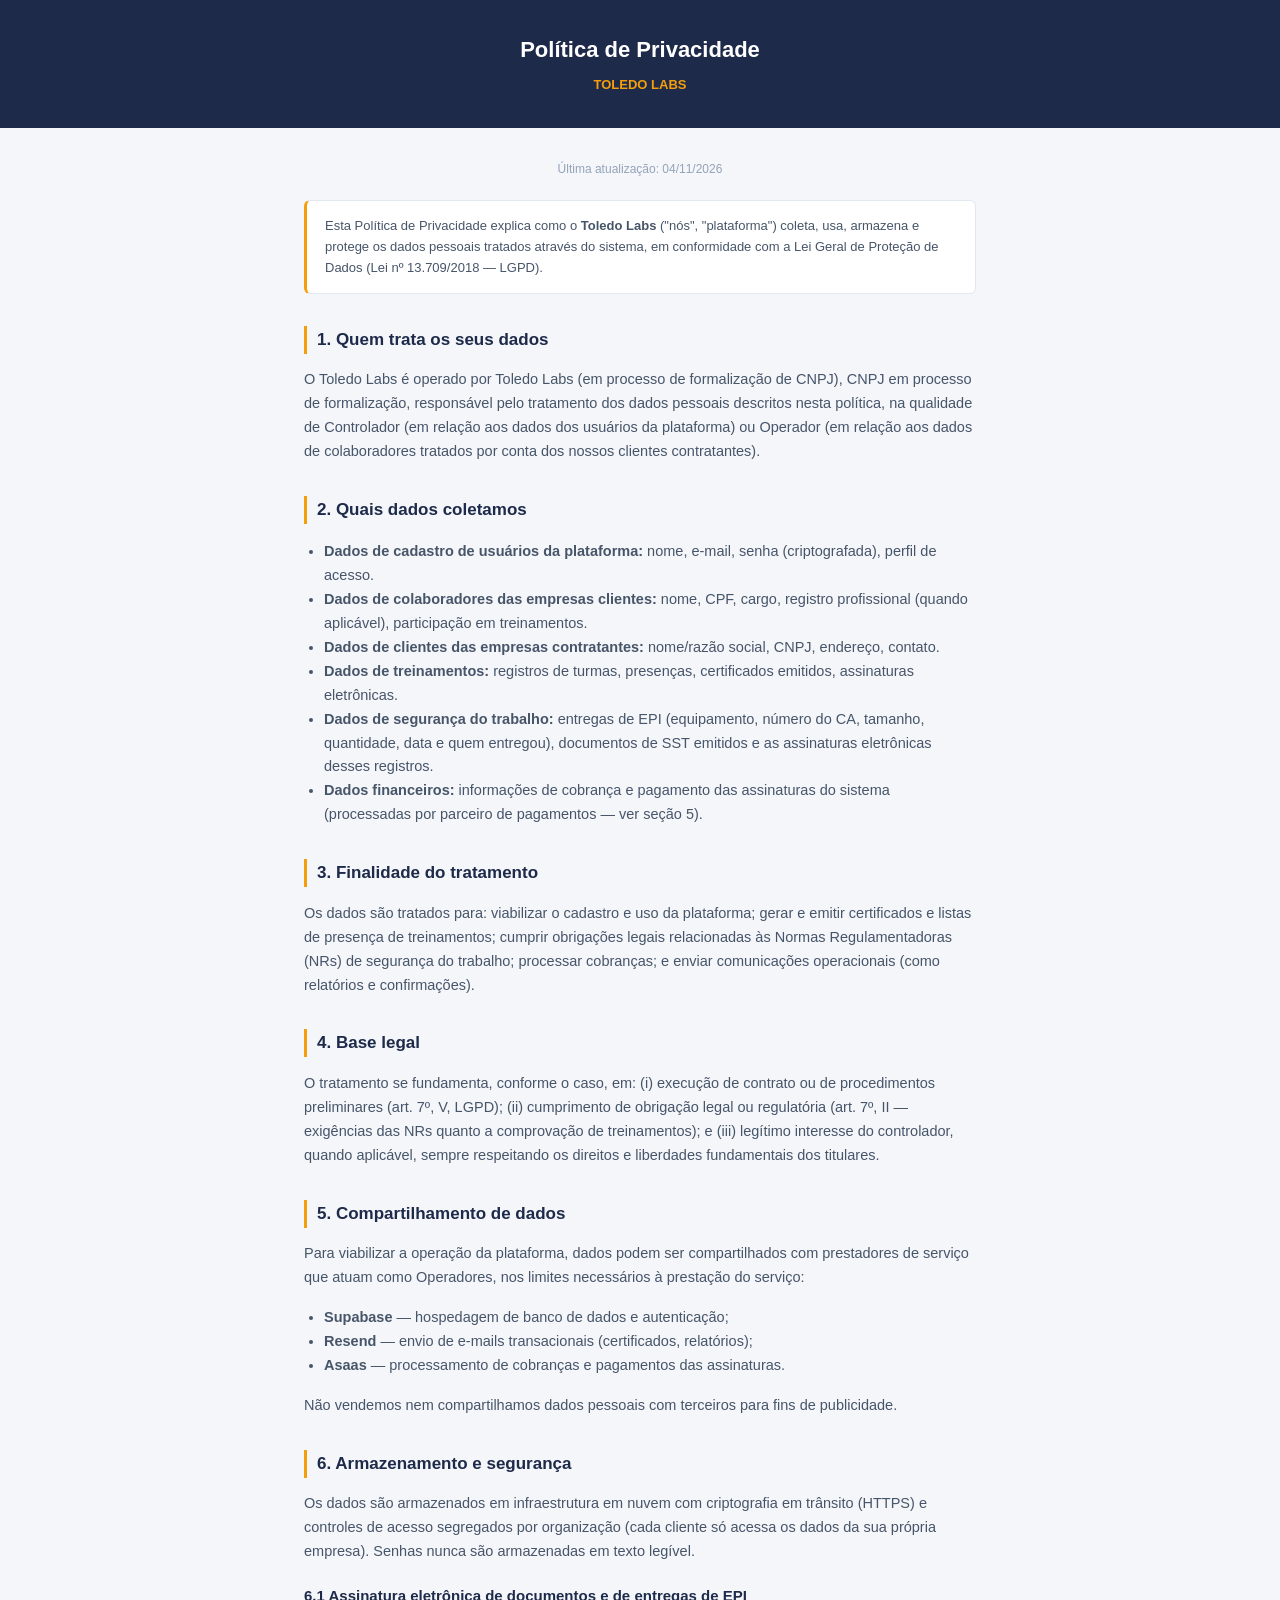
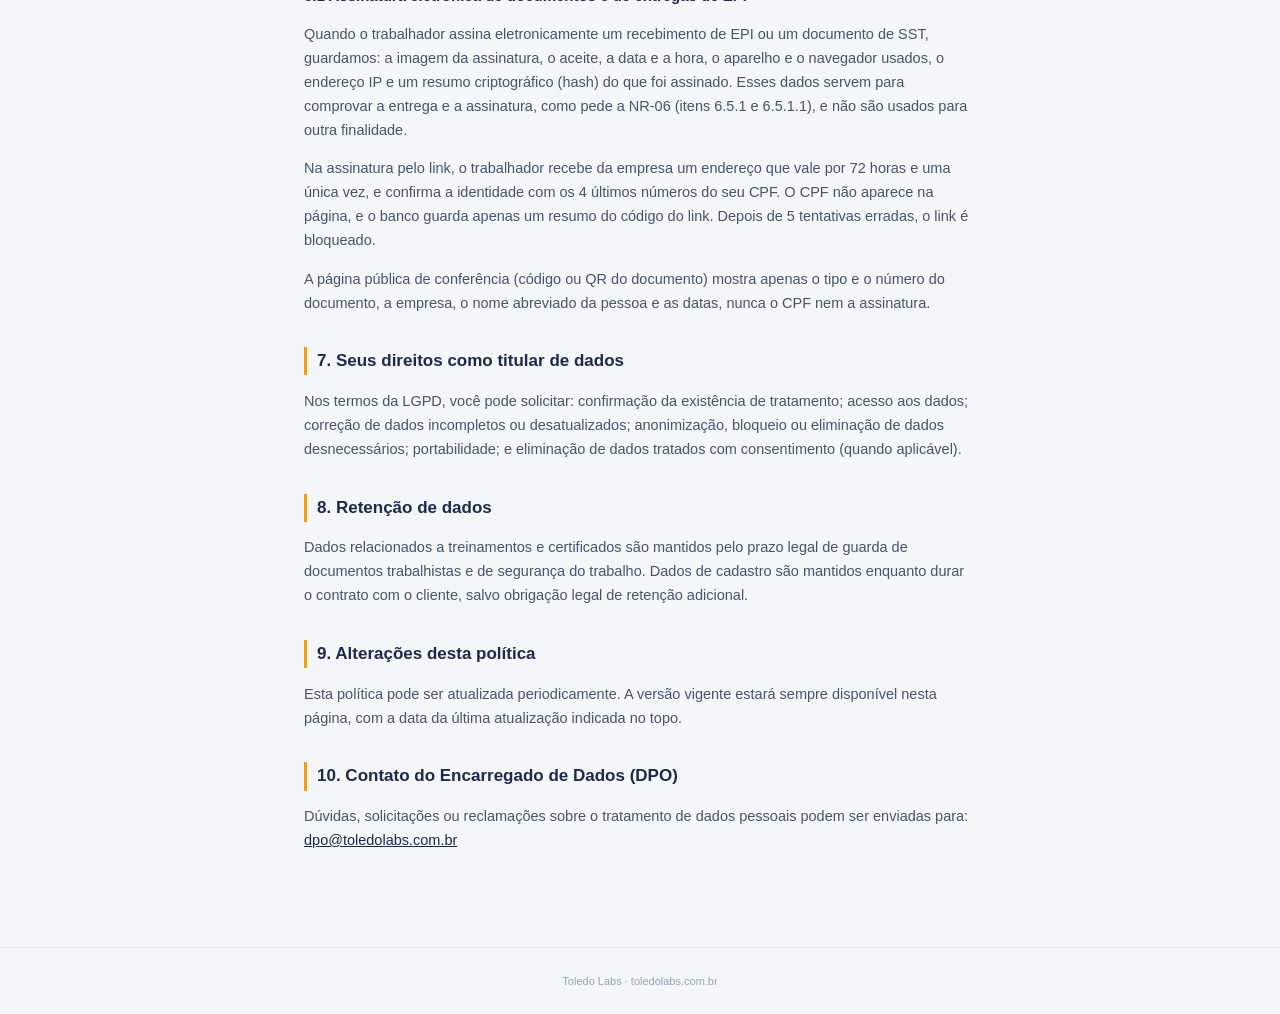
<file: privacidade.html>
<!DOCTYPE html>
<html lang="pt-BR">
<head>
<meta charset="UTF-8">
<meta name="viewport" content="width=device-width, initial-scale=1.0">
<title>Política de Privacidade | Toledo Labs</title>
<style>
  :root{--navy:#1E2A4A;--amber:#F59E0B;--surface:#F4F6FA;--text-1:#1E2A4A;--text-2:#475569;--text-3:#94A3B8;--border:#E2E8F0;}
  *{box-sizing:border-box}
  body{margin:0;font-family:-apple-system,BlinkMacSystemFont,"Segoe UI",Roboto,Arial,sans-serif;background:var(--surface);color:var(--text-2);line-height:1.65}
  header{background:var(--navy);padding:32px 24px;text-align:center}
  header h1{color:#fff;margin:0;font-size:22px;font-weight:700}
  header p{color:var(--amber);margin:6px 0 0;font-size:13px;font-weight:600}
  main{max-width:720px;margin:0 auto;padding:40px 24px 80px}
  h2{color:var(--text-1);font-size:17px;margin:32px 0 10px;border-left:3px solid var(--amber);padding-left:10px}
  h3{color:var(--text-1);font-size:15px;margin:20px 0 8px}
  p,li{font-size:14.5px}
  ul{padding-left:20px}
  .updated{font-size:12px;color:var(--text-3);text-align:center;margin-top:-8px}
  .callout{background:#fff;border:1px solid var(--border);border-left:3px solid var(--amber);border-radius:6px;padding:14px 18px;font-size:13px;color:var(--text-2);margin:20px 0}
  footer{text-align:center;padding:24px;font-size:11px;color:var(--text-3);border-top:1px solid var(--border)}
  a{color:var(--navy)}
</style>
</head>
<body>
<header>
  <h1>Política de Privacidade</h1>
  <p>TOLEDO LABS</p>
</header>
<main>
  <p class="updated">Última atualização: 04/11/2026</p>

  <div class="callout">
    Esta Política de Privacidade explica como o <strong>Toledo Labs</strong> ("nós", "plataforma") coleta, usa, armazena e protege os dados pessoais tratados através do sistema, em conformidade com a Lei Geral de Proteção de Dados (Lei nº 13.709/2018 — LGPD).
  </div>

  <h2>1. Quem trata os seus dados</h2>
  <p>O Toledo Labs é operado por Toledo Labs (em processo de formalização de CNPJ), CNPJ em processo de formalização, responsável pelo tratamento dos dados pessoais descritos nesta política, na qualidade de Controlador (em relação aos dados dos usuários da plataforma) ou Operador (em relação aos dados de colaboradores tratados por conta dos nossos clientes contratantes).</p>

  <h2>2. Quais dados coletamos</h2>
  <ul>
    <li><strong>Dados de cadastro de usuários da plataforma:</strong> nome, e-mail, senha (criptografada), perfil de acesso.</li>
    <li><strong>Dados de colaboradores das empresas clientes:</strong> nome, CPF, cargo, registro profissional (quando aplicável), participação em treinamentos.</li>
    <li><strong>Dados de clientes das empresas contratantes:</strong> nome/razão social, CNPJ, endereço, contato.</li>
    <li><strong>Dados de treinamentos:</strong> registros de turmas, presenças, certificados emitidos, assinaturas eletrônicas.</li>
    <li><strong>Dados de segurança do trabalho:</strong> entregas de EPI (equipamento, número do CA, tamanho, quantidade, data e quem entregou), documentos de SST emitidos e as assinaturas eletrônicas desses registros.</li>
    <li><strong>Dados financeiros:</strong> informações de cobrança e pagamento das assinaturas do sistema (processadas por parceiro de pagamentos — ver seção 5).</li>
  </ul>

  <h2>3. Finalidade do tratamento</h2>
  <p>Os dados são tratados para: viabilizar o cadastro e uso da plataforma; gerar e emitir certificados e listas de presença de treinamentos; cumprir obrigações legais relacionadas às Normas Regulamentadoras (NRs) de segurança do trabalho; processar cobranças; e enviar comunicações operacionais (como relatórios e confirmações).</p>

  <h2>4. Base legal</h2>
  <p>O tratamento se fundamenta, conforme o caso, em: (i) execução de contrato ou de procedimentos preliminares (art. 7º, V, LGPD); (ii) cumprimento de obrigação legal ou regulatória (art. 7º, II — exigências das NRs quanto a comprovação de treinamentos); e (iii) legítimo interesse do controlador, quando aplicável, sempre respeitando os direitos e liberdades fundamentais dos titulares.</p>

  <h2>5. Compartilhamento de dados</h2>
  <p>Para viabilizar a operação da plataforma, dados podem ser compartilhados com prestadores de serviço que atuam como Operadores, nos limites necessários à prestação do serviço:</p>
  <ul>
    <li><strong>Supabase</strong> — hospedagem de banco de dados e autenticação;</li>
    <li><strong>Resend</strong> — envio de e-mails transacionais (certificados, relatórios);</li>
    <li><strong>Asaas</strong> — processamento de cobranças e pagamentos das assinaturas.</li>
  </ul>
  <p>Não vendemos nem compartilhamos dados pessoais com terceiros para fins de publicidade.</p>

  <h2>6. Armazenamento e segurança</h2>
  <p>Os dados são armazenados em infraestrutura em nuvem com criptografia em trânsito (HTTPS) e controles de acesso segregados por organização (cada cliente só acessa os dados da sua própria empresa). Senhas nunca são armazenadas em texto legível.</p>

  <h3>6.1 Assinatura eletrônica de documentos e de entregas de EPI</h3>
  <p>Quando o trabalhador assina eletronicamente um recebimento de EPI ou um documento de SST, guardamos: a imagem da assinatura, o aceite, a data e a hora, o aparelho e o navegador usados, o endereço IP e um resumo criptográfico (hash) do que foi assinado. Esses dados servem para comprovar a entrega e a assinatura, como pede a NR-06 (itens 6.5.1 e 6.5.1.1), e não são usados para outra finalidade.</p>
  <p>Na assinatura pelo link, o trabalhador recebe da empresa um endereço que vale por 72 horas e uma única vez, e confirma a identidade com os 4 últimos números do seu CPF. O CPF não aparece na página, e o banco guarda apenas um resumo do código do link. Depois de 5 tentativas erradas, o link é bloqueado.</p>
  <p>A página pública de conferência (código ou QR do documento) mostra apenas o tipo e o número do documento, a empresa, o nome abreviado da pessoa e as datas, nunca o CPF nem a assinatura.</p>

  <h2>7. Seus direitos como titular de dados</h2>
  <p>Nos termos da LGPD, você pode solicitar: confirmação da existência de tratamento; acesso aos dados; correção de dados incompletos ou desatualizados; anonimização, bloqueio ou eliminação de dados desnecessários; portabilidade; e eliminação de dados tratados com consentimento (quando aplicável).</p>

  <h2>8. Retenção de dados</h2>
  <p>Dados relacionados a treinamentos e certificados são mantidos pelo prazo legal de guarda de documentos trabalhistas e de segurança do trabalho. Dados de cadastro são mantidos enquanto durar o contrato com o cliente, salvo obrigação legal de retenção adicional.</p>

  <h2>9. Alterações desta política</h2>
  <p>Esta política pode ser atualizada periodicamente. A versão vigente estará sempre disponível nesta página, com a data da última atualização indicada no topo.</p>

  <h2>10. Contato do Encarregado de Dados (DPO)</h2>
  <p>Dúvidas, solicitações ou reclamações sobre o tratamento de dados pessoais podem ser enviadas para: <a href="mailto:dpo@toledolabs.com.br">dpo@toledolabs.com.br</a></p>
</main>
<footer>Toledo Labs · toledolabs.com.br</footer>
</body>
</html>
</file>
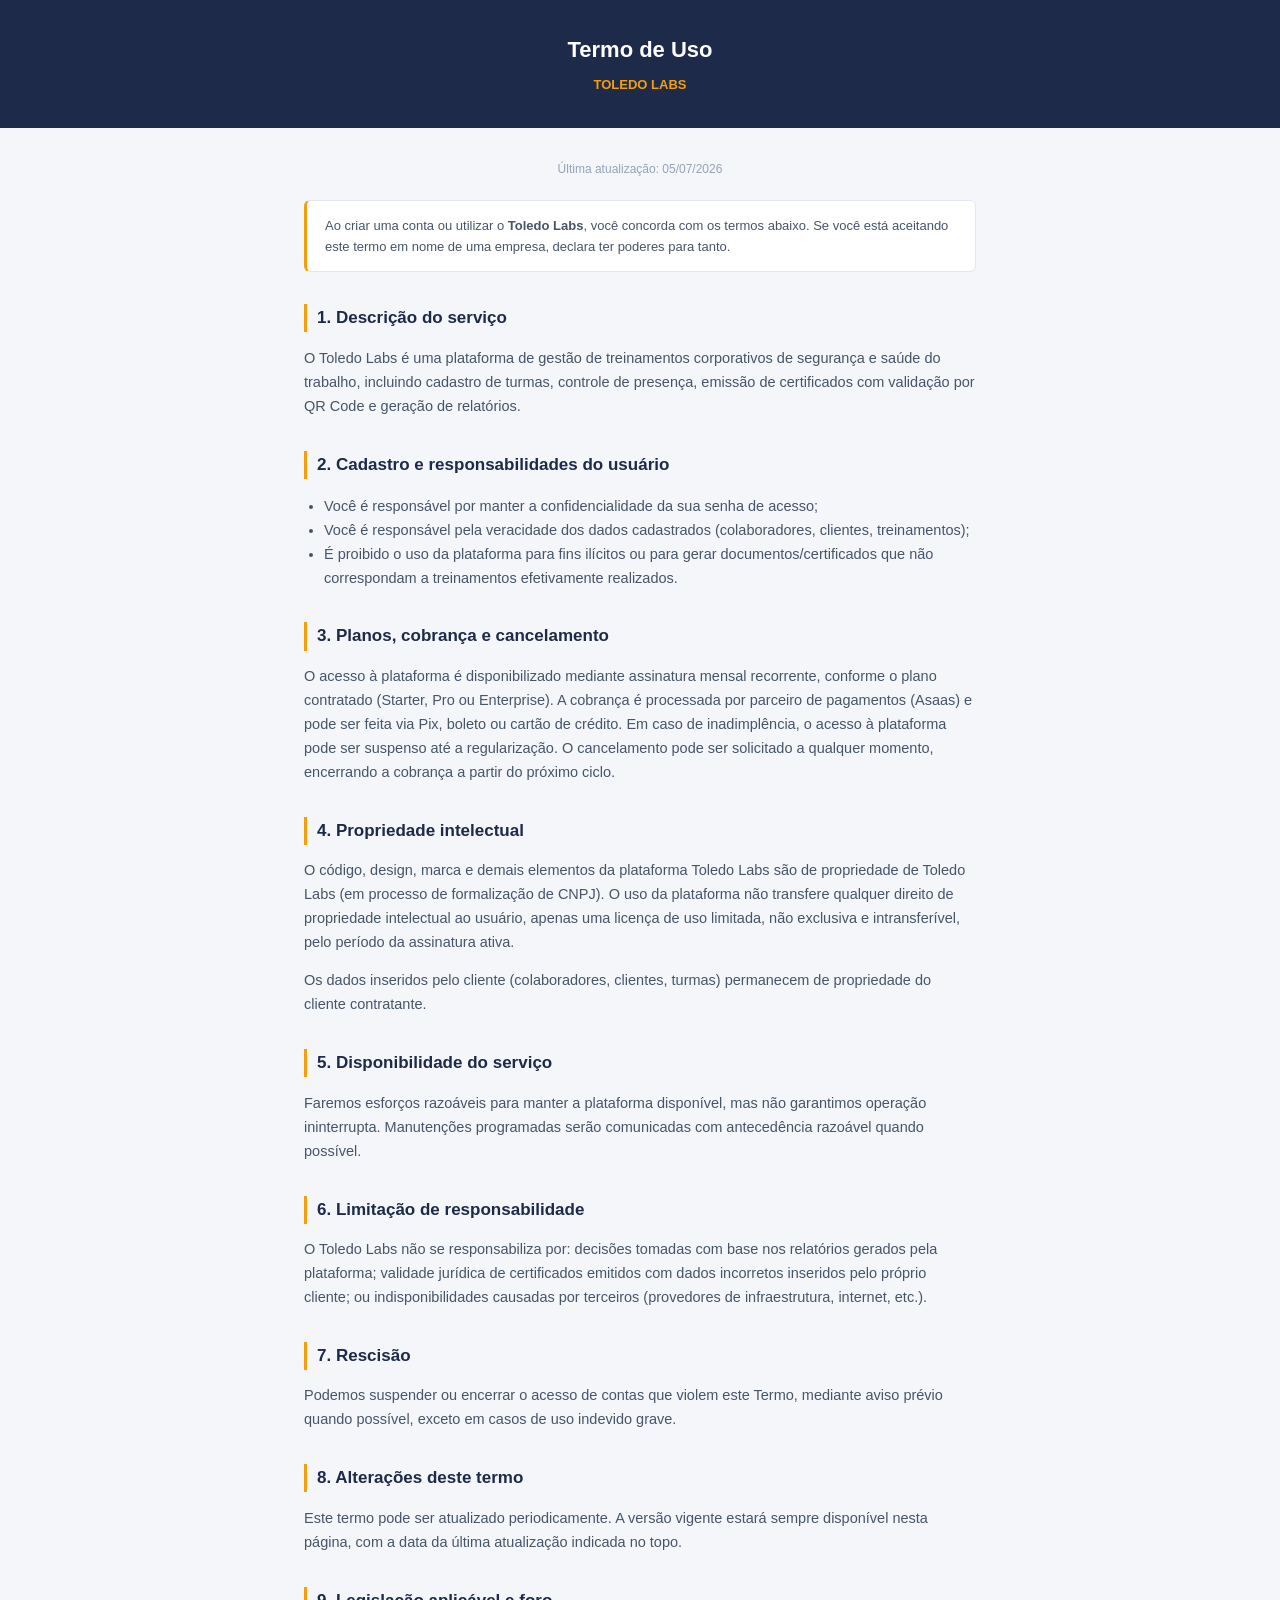
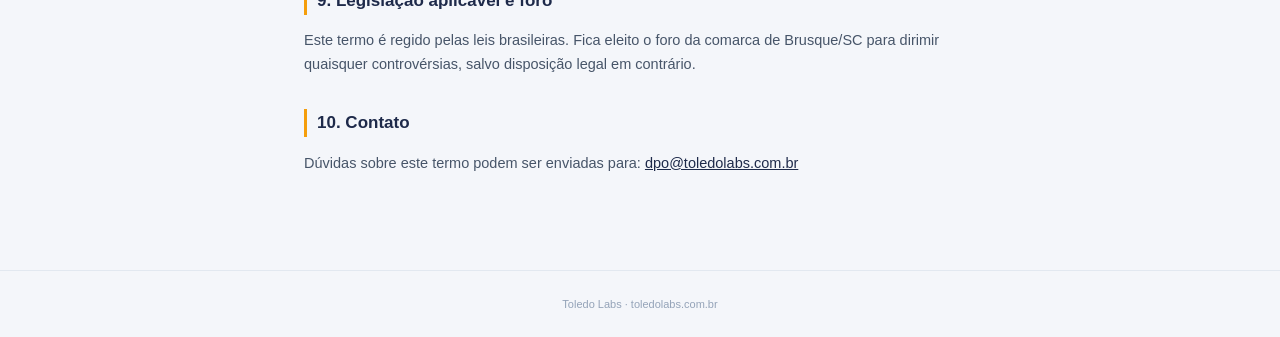
<file: termos.html>
<!DOCTYPE html>
<html lang="pt-BR">
<head>
<meta charset="UTF-8">
<meta name="viewport" content="width=device-width, initial-scale=1.0">
<title>Termo de Uso | Toledo Labs</title>
<style>
  :root{--navy:#1E2A4A;--amber:#F59E0B;--surface:#F4F6FA;--text-1:#1E2A4A;--text-2:#475569;--text-3:#94A3B8;--border:#E2E8F0;}
  *{box-sizing:border-box}
  body{margin:0;font-family:-apple-system,BlinkMacSystemFont,"Segoe UI",Roboto,Arial,sans-serif;background:var(--surface);color:var(--text-2);line-height:1.65}
  header{background:var(--navy);padding:32px 24px;text-align:center}
  header h1{color:#fff;margin:0;font-size:22px;font-weight:700}
  header p{color:var(--amber);margin:6px 0 0;font-size:13px;font-weight:600}
  main{max-width:720px;margin:0 auto;padding:40px 24px 80px}
  h2{color:var(--text-1);font-size:17px;margin:32px 0 10px;border-left:3px solid var(--amber);padding-left:10px}
  p,li{font-size:14.5px}
  ul{padding-left:20px}
  .updated{font-size:12px;color:var(--text-3);text-align:center;margin-top:-8px}
  .callout{background:#fff;border:1px solid var(--border);border-left:3px solid var(--amber);border-radius:6px;padding:14px 18px;font-size:13px;color:var(--text-2);margin:20px 0}
  footer{text-align:center;padding:24px;font-size:11px;color:var(--text-3);border-top:1px solid var(--border)}
  a{color:var(--navy)}
</style>
</head>
<body>
<header>
  <h1>Termo de Uso</h1>
  <p>TOLEDO LABS</p>
</header>
<main>
  <p class="updated">Última atualização: 05/07/2026</p>

  <div class="callout">
    Ao criar uma conta ou utilizar o <strong>Toledo Labs</strong>, você concorda com os termos abaixo. Se você está aceitando este termo em nome de uma empresa, declara ter poderes para tanto.
  </div>

  <h2>1. Descrição do serviço</h2>
  <p>O Toledo Labs é uma plataforma de gestão de treinamentos corporativos de segurança e saúde do trabalho, incluindo cadastro de turmas, controle de presença, emissão de certificados com validação por QR Code e geração de relatórios.</p>

  <h2>2. Cadastro e responsabilidades do usuário</h2>
  <ul>
    <li>Você é responsável por manter a confidencialidade da sua senha de acesso;</li>
    <li>Você é responsável pela veracidade dos dados cadastrados (colaboradores, clientes, treinamentos);</li>
    <li>É proibido o uso da plataforma para fins ilícitos ou para gerar documentos/certificados que não correspondam a treinamentos efetivamente realizados.</li>
  </ul>

  <h2>3. Planos, cobrança e cancelamento</h2>
  <p>O acesso à plataforma é disponibilizado mediante assinatura mensal recorrente, conforme o plano contratado (Starter, Pro ou Enterprise). A cobrança é processada por parceiro de pagamentos (Asaas) e pode ser feita via Pix, boleto ou cartão de crédito. Em caso de inadimplência, o acesso à plataforma pode ser suspenso até a regularização. O cancelamento pode ser solicitado a qualquer momento, encerrando a cobrança a partir do próximo ciclo.</p>

  <h2>4. Propriedade intelectual</h2>
  <p>O código, design, marca e demais elementos da plataforma Toledo Labs são de propriedade de Toledo Labs (em processo de formalização de CNPJ). O uso da plataforma não transfere qualquer direito de propriedade intelectual ao usuário, apenas uma licença de uso limitada, não exclusiva e intransferível, pelo período da assinatura ativa.</p>
  <p>Os dados inseridos pelo cliente (colaboradores, clientes, turmas) permanecem de propriedade do cliente contratante.</p>

  <h2>5. Disponibilidade do serviço</h2>
  <p>Faremos esforços razoáveis para manter a plataforma disponível, mas não garantimos operação ininterrupta. Manutenções programadas serão comunicadas com antecedência razoável quando possível.</p>

  <h2>6. Limitação de responsabilidade</h2>
  <p>O Toledo Labs não se responsabiliza por: decisões tomadas com base nos relatórios gerados pela plataforma; validade jurídica de certificados emitidos com dados incorretos inseridos pelo próprio cliente; ou indisponibilidades causadas por terceiros (provedores de infraestrutura, internet, etc.).</p>

  <h2>7. Rescisão</h2>
  <p>Podemos suspender ou encerrar o acesso de contas que violem este Termo, mediante aviso prévio quando possível, exceto em casos de uso indevido grave.</p>

  <h2>8. Alterações deste termo</h2>
  <p>Este termo pode ser atualizado periodicamente. A versão vigente estará sempre disponível nesta página, com a data da última atualização indicada no topo.</p>

  <h2>9. Legislação aplicável e foro</h2>
  <p>Este termo é regido pelas leis brasileiras. Fica eleito o foro da comarca de Brusque/SC para dirimir quaisquer controvérsias, salvo disposição legal em contrário.</p>

  <h2>10. Contato</h2>
  <p>Dúvidas sobre este termo podem ser enviadas para: <a href="mailto:dpo@toledolabs.com.br">dpo@toledolabs.com.br</a></p>
</main>
<footer>Toledo Labs · toledolabs.com.br</footer>
</body>
</html>
</file>
